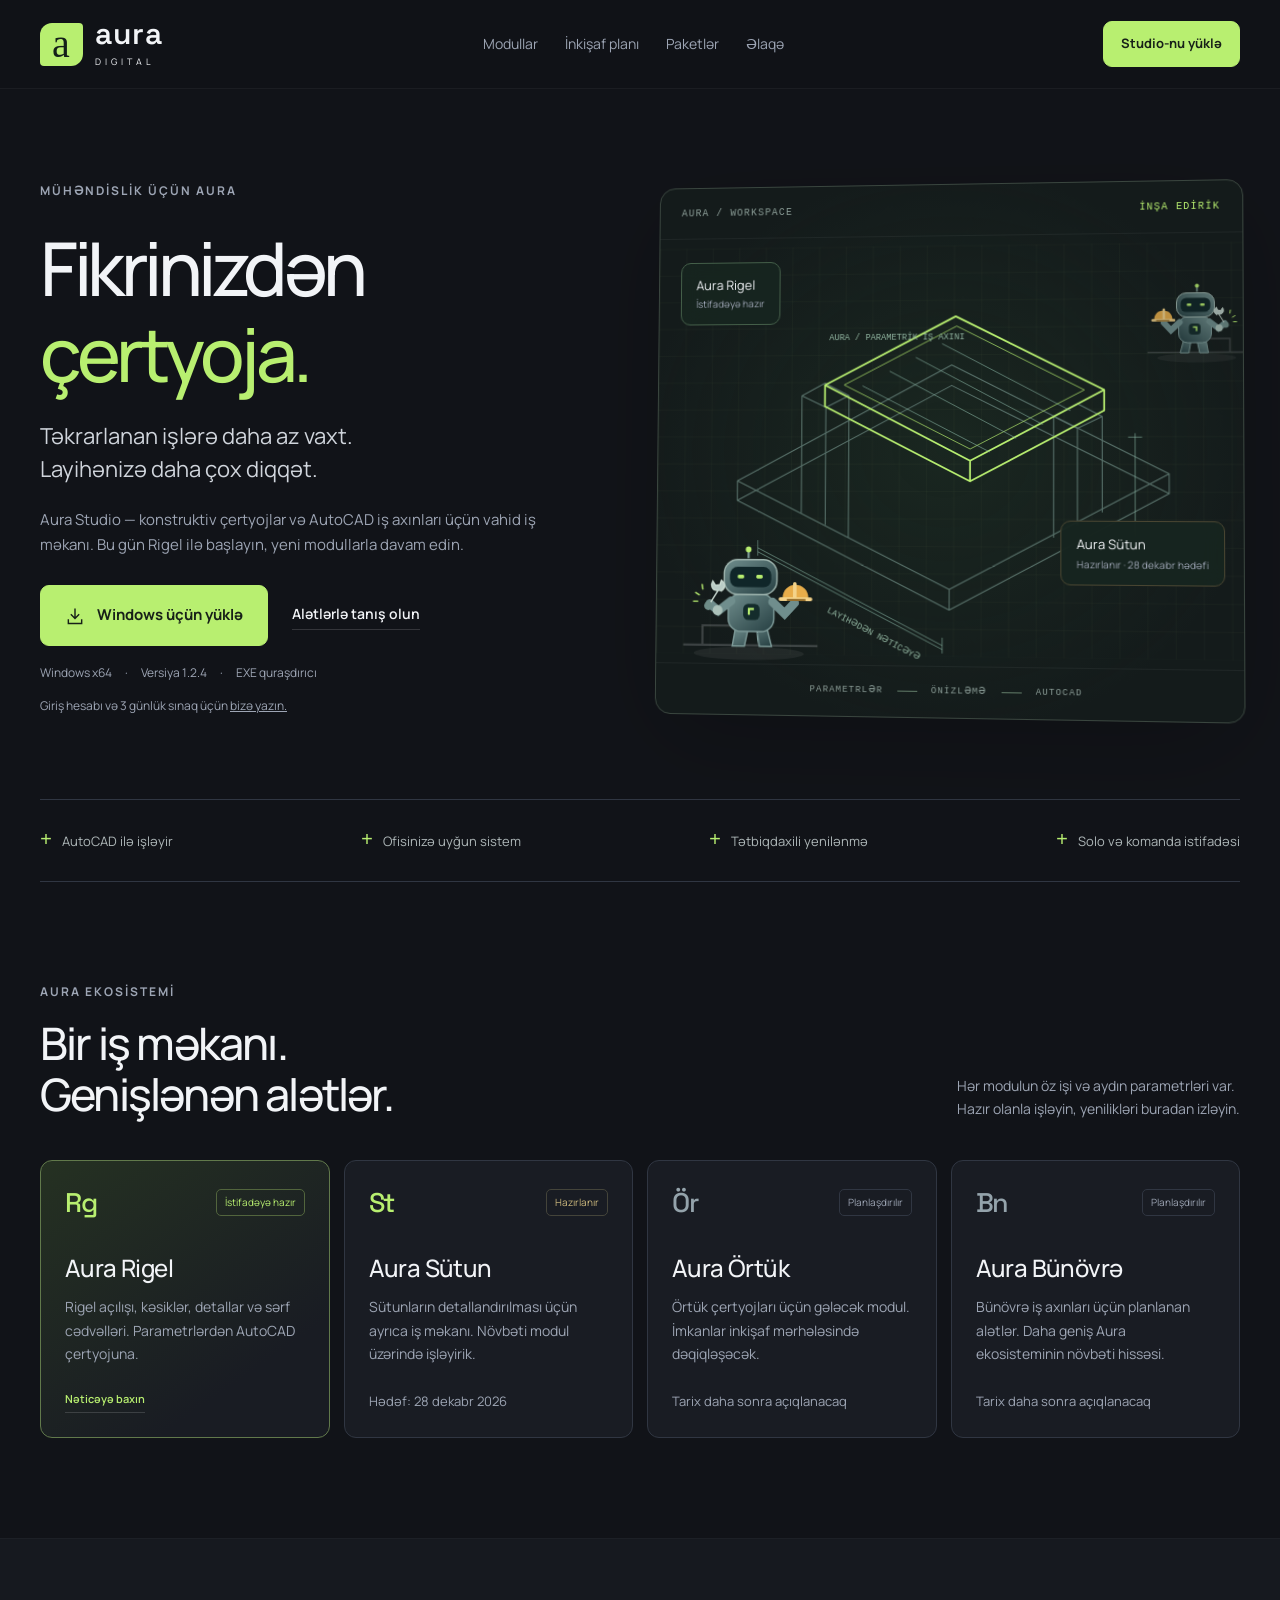
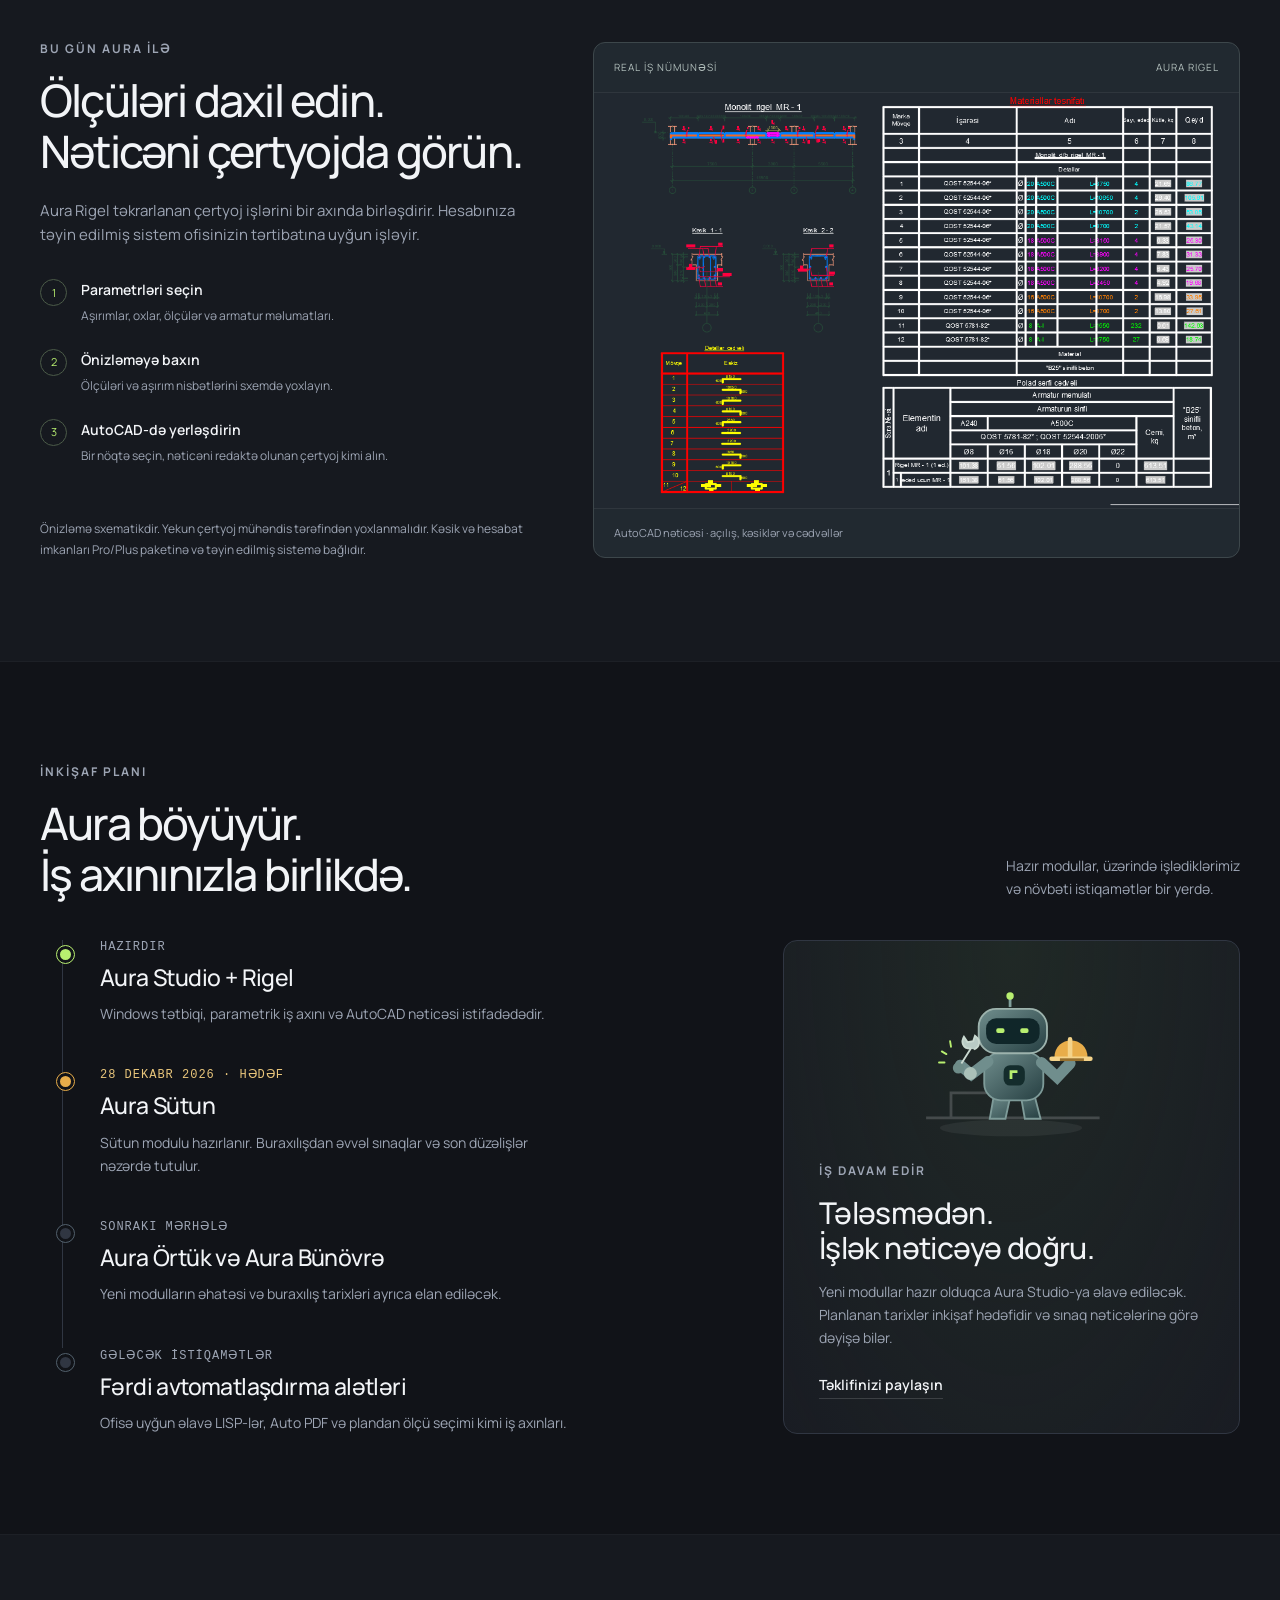
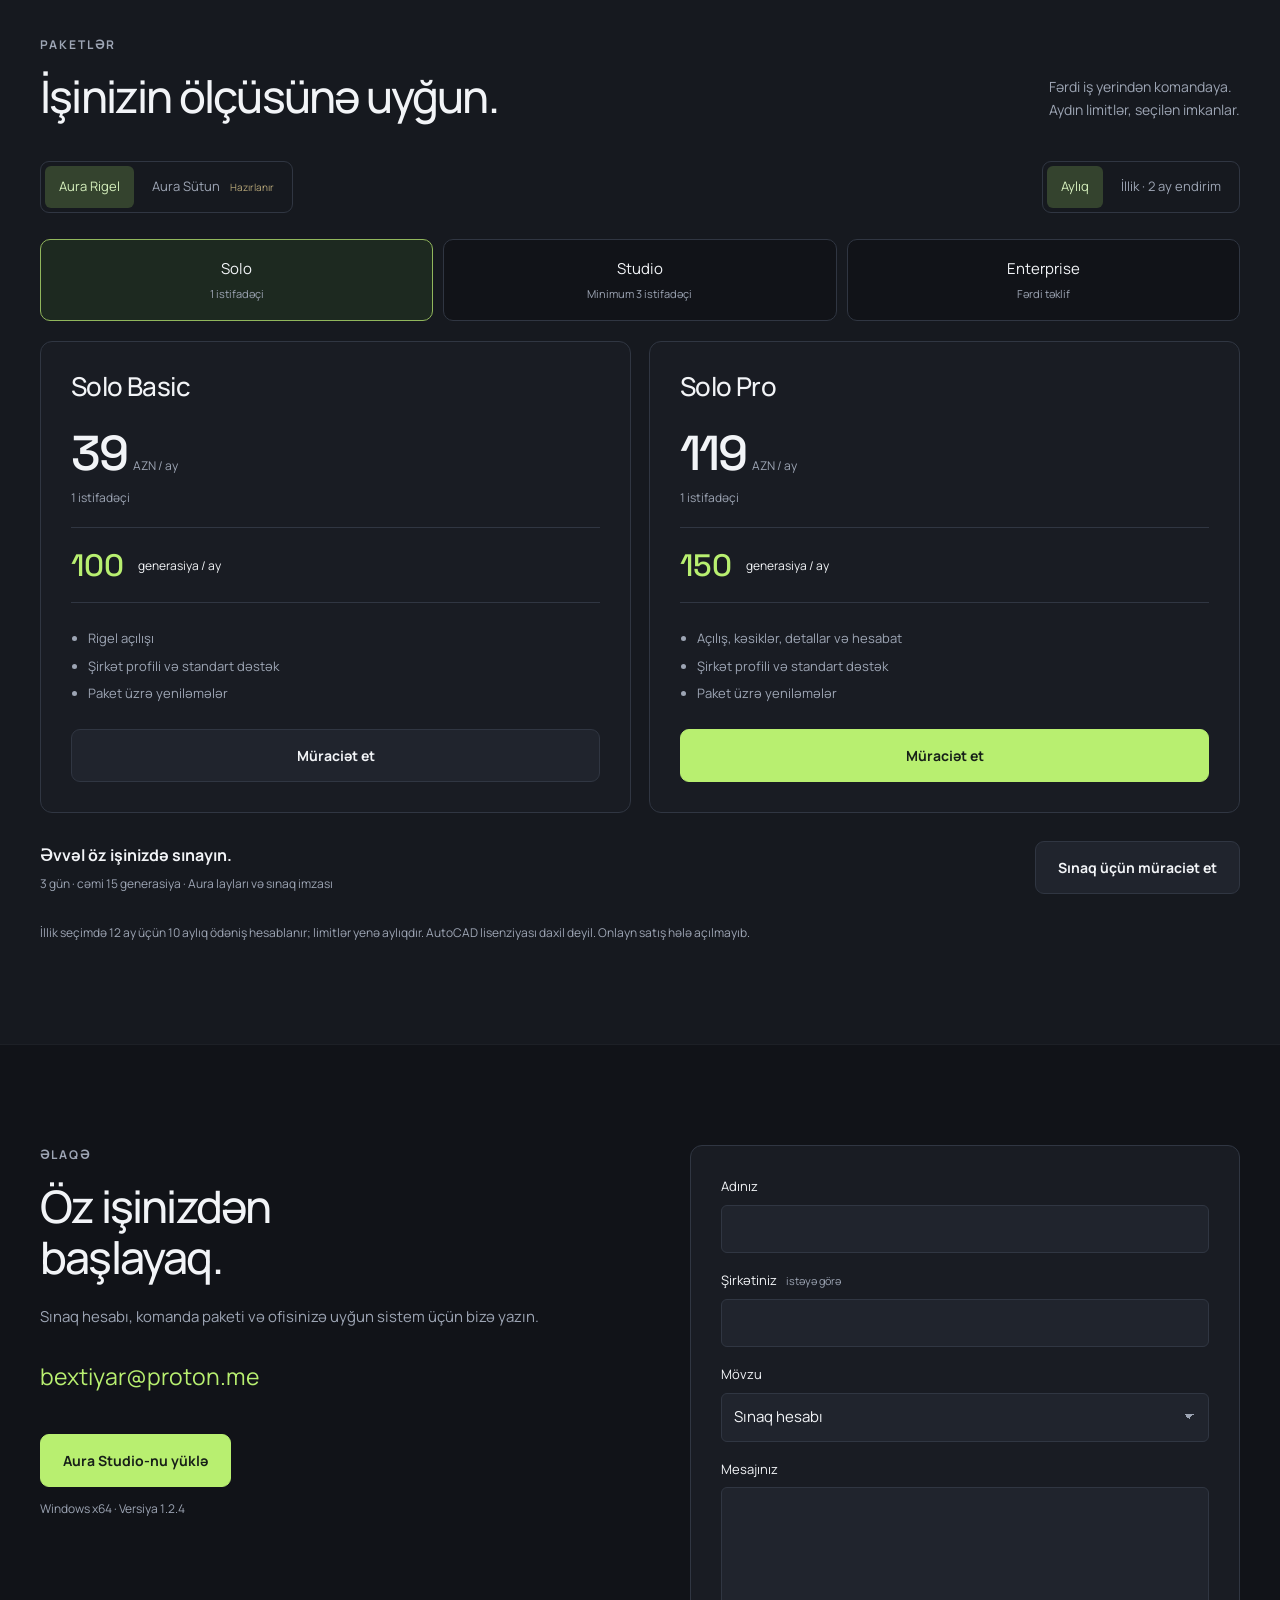
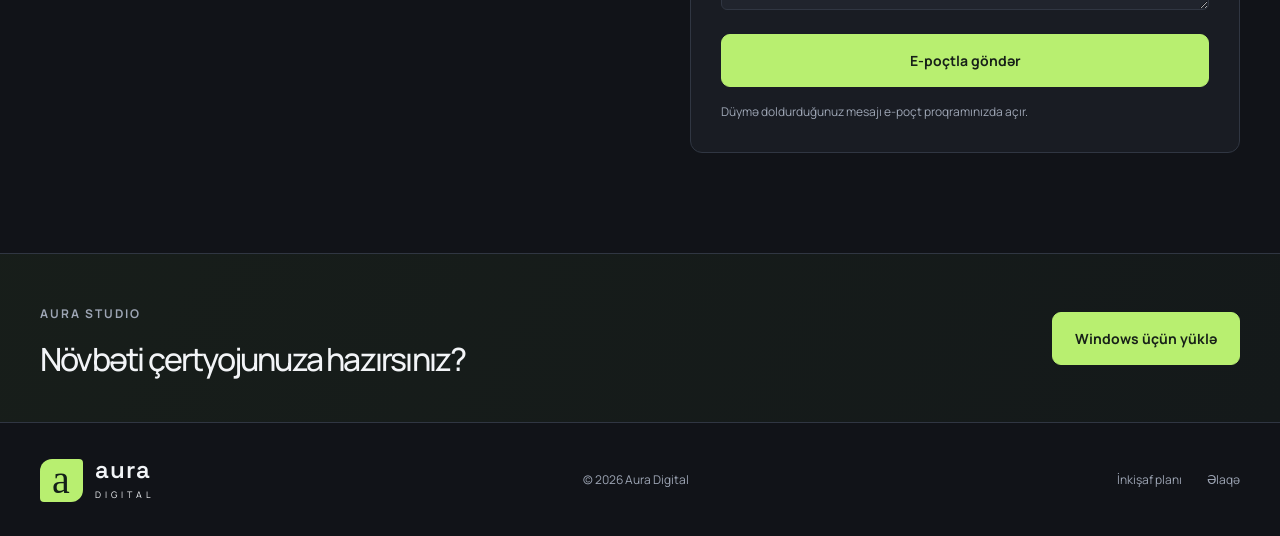
<file: index.html>
<!doctype html><html lang="az"><head><meta charset="utf-8"><meta name="viewport" content="width=device-width,initial-scale=1"><meta name="theme-color" content="#111318"><meta name="description" content="Aura Digital — AutoCAD və mühəndislik iş axınları üçün alətlər. Aura Studio-nu Windows üçün yükləyin, modullar və inkişaf planı ilə tanış olun."><title>Aura Digital — Fikrinizdən çertyoja.</title><link rel="stylesheet" href="assets/fonts/fonts.css"><link rel="stylesheet" href="assets/robot.css"><link rel="stylesheet" href="assets/site.css"></head><body>
<a class="skip" href="#main">Məzmuna keç</a><header><div class="wrap navrow"><a class="brand" href="#" aria-label="Aura Digital əsas səhifə"><span class="logo">a</span><span>aura<small>DIGITAL</small></span></a><nav aria-label="Əsas menyu"><a href="#modules">Modullar</a><a href="#roadmap">İnkişaf planı</a><a href="#plans">Paketlər</a><a href="#contact">Əlaqə</a></nav><a class="button primary small" data-download href="downloads/AuraStudioSetup-1.2.4.exe">Studio-nu yüklə</a></div></header>
<main id="main"><section class="hero wrap"><div><div class="eyebrow">MÜHƏNDİSLİK ÜÇÜN AURA</div><h1>Fikrinizdən<br><em>çertyoja.</em></h1><p class="lead">Təkrarlanan işlərə daha az vaxt.<br>Layihənizə daha çox diqqət.</p><p class="intro">Aura Studio — konstruktiv çertyojlar və AutoCAD iş axınları üçün vahid iş məkanı. Bu gün Rigel ilə başlayın, yeni modullarla davam edin.</p><div class="actions"><a class="button primary download-main" data-download href="downloads/AuraStudioSetup-1.2.4.exe"><svg viewBox="0 0 24 24" aria-hidden="true"><path d="M12 3v12m-5-5 5 5 5-5M4 16v5h16v-5"/></svg>Windows üçün yüklə</a><a class="text-link" href="#modules">Alətlərlə tanış olun</a></div><div class="download-meta">Windows x64 <i>·</i> <span data-version>Versiya 1.2.4</span> <i>·</i> EXE quraşdırıcı</div><p class="fine">Giriş hesabı və 3 günlük sınaq üçün <a href="#contact">bizə yazın.</a></p></div>
<div class="workshop"><div class="workshop-head"><span>AURA / WORKSPACE</span><span>İNŞA EDİRİK</span></div><div class="workshop-canvas"><svg class="structure" viewBox="0 0 600 420" role="img" aria-label="Rigel və sütunlardan ibarət konstruksiya sxemi"><defs><pattern id="grid" width="28" height="28" patternUnits="userSpaceOnUse"><path d="M28 0H0V28" fill="none" stroke="#b8ef70" stroke-opacity=".06"/></pattern></defs><rect width="600" height="420" fill="url(#grid)"/><g fill="none" stroke-linejoin="round"><g stroke="#58716a" stroke-width="1.1"><path d="M84 262 306 144 526 254 304 373ZM84 262v-20L306 123l220 111v20M304 373v-21M84 242l220 110 222-118"/><path d="M151 275V154l24-13 25 13v146M151 154l25 12 24-12m-24 12v121M410 299V176l24-13 25 13v97m-49-97 24 12 25-12m-25 12v98"/></g><g stroke="#b8ef70" stroke-width="1.8"><path d="M175 143 310 73l151 76-136 72zM175 143v22l150 77 136-72v-21m-136 72v21"/><path d="M195 143 311 83l130 66-116 60z" stroke-width=".7"/></g><g stroke="#89b5a4" opacity=".6"><path d="M214 144 345 212m-103-83 130 69m-103-83 130 69m-103-83 131 69M106 311l191 98m-191-106v16m191 82v16M106 315l191 98M492 193v115m-7-111h14m-14 105h14"/></g></g><g fill="#91b5a0" font-family="monospace" font-size="9"><text x="179" y="97">AURA / PARAMETRİK İŞ AXINI</text><text x="178" y="376" transform="rotate(27 178 376)">LAYİHƏDƏN NƏTİCƏYƏ</text></g></svg><div class="chip chip-ready">Aura Rigel <small>İstifadəyə hazır</small></div><div class="chip chip-building">Aura Sütun <small>Hazırlanır · 28 dekabr hədəfi</small></div><div class="robot hero-robot" data-robot></div><div class="robot helper-robot" data-robot></div></div><div class="workshop-foot">PARAMETRLƏR <i></i> ÖNİZLƏMƏ <i></i> AUTOCAD</div></div></section>
<div class="capabilities wrap"><span>AutoCAD ilə işləyir</span><span>Ofisinizə uyğun sistem</span><span>Tətbiqdaxili yenilənmə</span><span>Solo və komanda istifadəsi</span></div>
<section class="section wrap" id="modules"><div class="section-head"><div><div class="eyebrow">AURA EKOSİSTEMİ</div><h2>Bir iş məkanı.<br>Genişlənən alətlər.</h2></div><p>Hər modulun öz işi və aydın parametrləri var.<br>Hazır olanla işləyin, yenilikləri buradan izləyin.</p></div><div class="module-grid"><article class="module ready"><div class="module-top"><b>Rg</b><span class="state live">İstifadəyə hazır</span></div><h3>Aura Rigel</h3><p>Rigel açılışı, kəsiklər, detallar və sərf cədvəlləri. Parametrlərdən AutoCAD çertyojuna.</p><a class="text-link" href="#rigel">Nəticəyə baxın</a></article><article class="module"><div class="module-top"><b>St</b><span class="state">Hazırlanır</span></div><h3>Aura Sütun</h3><p>Sütunların detallandırılması üçün ayrıca iş məkanı. Növbəti modul üzərində işləyirik.</p><small>Hədəf: 28 dekabr 2026</small></article><article class="module future"><div class="module-top"><b>Ör</b><span class="state">Planlaşdırılır</span></div><h3>Aura Örtük</h3><p>Örtük çertyojları üçün gələcək modul. İmkanlar inkişaf mərhələsində dəqiqləşəcək.</p><small>Tarix daha sonra açıqlanacaq</small></article><article class="module future"><div class="module-top"><b>Bn</b><span class="state">Planlaşdırılır</span></div><h3>Aura Bünövrə</h3><p>Bünövrə iş axınları üçün planlanan alətlər. Daha geniş Aura ekosisteminin növbəti hissəsi.</p><small>Tarix daha sonra açıqlanacaq</small></article></div></section>
<section class="section tinted" id="rigel"><div class="wrap result-grid"><div><div class="eyebrow">BU GÜN AURA İLƏ</div><h2>Ölçüləri daxil edin.<br>Nəticəni çertyojda görün.</h2><p class="intro">Aura Rigel təkrarlanan çertyoj işlərini bir axında birləşdirir. Hesabınıza təyin edilmiş sistem ofisinizin tərtibatına uyğun işləyir.</p><ol class="workflow"><li><b>Parametrləri seçin</b><span>Aşırımlar, oxlar, ölçülər və armatur məlumatları.</span></li><li><b>Önizləməyə baxın</b><span>Ölçüləri və aşırım nisbətlərini sxemdə yoxlayın.</span></li><li><b>AutoCAD-də yerləşdirin</b><span>Bir nöqtə seçin, nəticəni redaktə olunan çertyoj kimi alın.</span></li></ol><p class="fine">Önizləmə sxematikdir. Yekun çertyoj mühəndis tərəfindən yoxlanmalıdır. Kəsik və hesabat imkanları Pro/Plus paketinə və təyin edilmiş sistemə bağlıdır.</p></div><figure><div class="figure-title">REAL İŞ NÜMUNƏSİ <span>AURA RIGEL</span></div><img src="assets/rigel-result.png" alt="Aura Rigel ilə AutoCAD-də hazırlanmış rigel açılışı, kəsiklər, detallar və sərf cədvəlləri" width="1069" height="688" loading="lazy"><figcaption>AutoCAD nəticəsi · açılış, kəsiklər və cədvəllər</figcaption></figure></div></section>
<section class="section wrap" id="roadmap"><div class="section-head"><div><div class="eyebrow">İNKİŞAF PLANI</div><h2>Aura böyüyür.<br>İş axınınızla birlikdə.</h2></div><p>Hazır modullar, üzərində işlədiklərimiz<br>və növbəti istiqamətlər bir yerdə.</p></div><div class="roadmap-grid"><div class="timeline"><article class="milestone complete"><small>HAZIRDIR</small><h3>Aura Studio + Rigel</h3><p>Windows tətbiqi, parametrik iş axını və AutoCAD nəticəsi istifadədədir.</p></article><article class="milestone current"><small>28 DEKABR 2026 · HƏDƏF</small><h3>Aura Sütun</h3><p>Sütun modulu hazırlanır. Buraxılışdan əvvəl sınaqlar və son düzəlişlər nəzərdə tutulur.</p></article><article class="milestone"><small>SONRAKI MƏRHƏLƏ</small><h3>Aura Örtük və Aura Bünövrə</h3><p>Yeni modulların əhatəsi və buraxılış tarixləri ayrıca elan ediləcək.</p></article><article class="milestone"><small>GƏLƏCƏK İSTİQAMƏTLƏR</small><h3>Fərdi avtomatlaşdırma alətləri</h3><p>Ofisə uyğun əlavə LISP-lər, Auto PDF və plandan ölçü seçimi kimi iş axınları.</p></article></div><aside class="building-note"><div class="robot roadmap-robot" data-robot></div><div class="eyebrow">İŞ DAVAM EDİR</div><h3>Tələsmədən.<br>İşlək nəticəyə doğru.</h3><p>Yeni modullar hazır olduqca Aura Studio-ya əlavə ediləcək. Planlanan tarixlər inkişaf hədəfidir və sınaq nəticələrinə görə dəyişə bilər.</p><a class="text-link" href="#contact">Təklifinizi paylaşın</a></aside></div></section>
<section class="section tinted" id="plans"><div class="wrap"><div class="section-head"><div><div class="eyebrow">PAKETLƏR</div><h2>İşinizin ölçüsünə uyğun.</h2></div><p>Fərdi iş yerindən komandaya.<br>Aydın limitlər, seçilən imkanlar.</p></div><div class="plan-controls"><div class="segmented" role="group" aria-label="Modul"><button data-module="rigel" aria-pressed="true">Aura Rigel</button><button data-module="column" aria-pressed="false">Aura Sütun <small>Hazırlanır</small></button></div><div class="segmented" role="group" aria-label="Ödəniş dövrü" id="cycleControls"><button data-cycle="month" aria-pressed="true">Aylıq</button><button data-cycle="year" aria-pressed="false">İllik · 2 ay endirim</button></div></div><div id="rigelPlans"><div class="plan-tabs" role="group" aria-label="İş məkanı"><button data-plan="solo" aria-pressed="true">Solo <span>1 istifadəçi</span></button><button data-plan="studio" aria-pressed="false">Studio <span>Minimum 3 istifadəçi</span></button><button data-plan="enterprise" aria-pressed="false">Enterprise <span>Fərdi təklif</span></button></div><div id="planCards"></div><div class="trial"><div><strong>Əvvəl öz işinizdə sınayın.</strong><span>3 gün · cəmi 15 generasiya · Aura layları və sınaq imzası</span></div><a class="button" href="#contact" data-subject="3 günlük sınaq">Sınaq üçün müraciət et</a></div><p class="fine">İllik seçimdə 12 ay üçün 10 aylıq ödəniş hesablanır; limitlər yenə aylıqdır. AutoCAD lisenziyası daxil deyil. Onlayn satış hələ açılmayıb.</p></div><div id="columnPlans" hidden><div class="blur-prices" aria-hidden="true">Solo · •• AZN<br>Studio · ••• AZN<br>Enterprise · Fərdi</div><div class="column-message"><span class="state">Hazırlanır</span><h3>Aura Sütun yoldadır.</h3><p>Modul hələ satışa açılmayıb. Qiymətlər və paket imkanları hazır olduqda paylaşılacaq.</p><a class="text-link" href="#roadmap">İnkişaf planına baxın</a></div></div></div></section>
<section class="section wrap contact-section" id="contact"><div><div class="eyebrow">ƏLAQƏ</div><h2>Öz işinizdən<br>başlayaq.</h2><p class="intro">Sınaq hesabı, komanda paketi və ofisinizə uyğun sistem üçün bizə yazın.</p><a class="contact-email" href="mailto:bextiyar@proton.me">bextiyar@proton.me</a><div class="contact-download"><a class="button primary" data-download href="downloads/AuraStudioSetup-1.2.4.exe">Aura Studio-nu yüklə</a><span>Windows x64 · <span data-version>Versiya 1.2.4</span></span></div></div><form id="contactForm"><label for="name">Adınız<input id="name" name="name" autocomplete="name" required maxlength="100"></label><label for="company">Şirkətiniz <small>istəyə görə</small><input id="company" name="company" autocomplete="organization" maxlength="150"></label><label for="subject">Mövzu<select id="subject" name="subject"><option>Sınaq hesabı</option><option>Paket seçimi</option><option>Şirkətə uyğun sistem</option><option>Təklif və əməkdaşlıq</option></select></label><label for="message">Mesajınız<textarea id="message" name="message" required maxlength="3000" rows="4"></textarea></label><button class="button primary" type="submit">E-poçtla göndər</button><p class="fine" id="formStatus" role="status">Düymə doldurduğunuz mesajı e-poçt proqramınızda açır.</p></form></section>
<section class="download-banner"><div class="wrap"><div><span class="eyebrow">AURA STUDIO</span><h2>Növbəti çertyojunuza hazırsınız?</h2></div><a class="button primary" data-download href="downloads/AuraStudioSetup-1.2.4.exe">Windows üçün yüklə</a></div></section></main><footer class="wrap"><a class="brand" href="#"><span class="logo">a</span><span>aura<small>DIGITAL</small></span></a><p>© 2026 Aura Digital</p><div><a href="#roadmap">İnkişaf planı</a><a href="mailto:bextiyar@proton.me">Əlaqə</a></div></footer><script src="assets/site.js"></script></body></html>
</file>
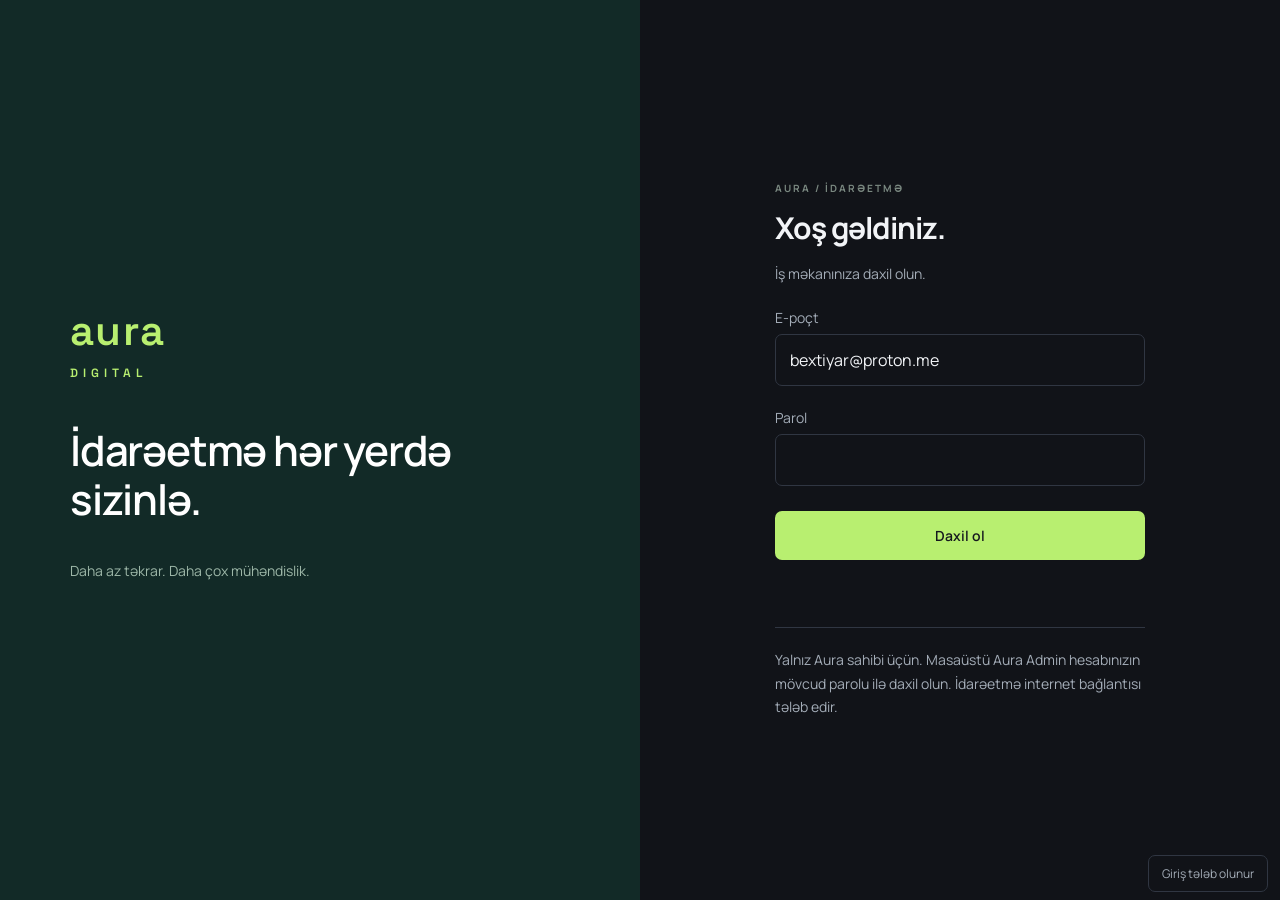
<file: admin/index.html>
<!doctype html><html lang="az"><head><meta charset="utf-8"><meta name="viewport" content="width=device-width,initial-scale=1"><title>Aura Admin · Veb idarəetmə</title><meta name="robots" content="noindex,nofollow"><meta name="referrer" content="no-referrer"><meta http-equiv="Content-Security-Policy" content="default-src 'self'; script-src 'self'; style-src 'self' 'unsafe-inline'; img-src 'self' data:; font-src 'self'; connect-src https://atiyisqbdrtrmpjtwakv.supabase.co; object-src 'none'; base-uri 'none'; form-action 'none'"><link rel="stylesheet" href="base.css?v=20261120c"><link rel="stylesheet" href="auth.css?v=20261120c"><link rel="stylesheet" href="admin.css?v=20261120c"><link rel="stylesheet" href="communications.css?v=20261120c"><link rel="stylesheet" href="web-admin.css?v=20261120c"><link rel="icon" href="icon.svg"></head><body class="auth-locked" data-mode="admin">
<div class="app"><aside class="side"><div class="logo"><div class="mark">a</div><div class="word">aura<small>ADMIN</small></div></div><div class="navlabel">İDARƏETMƏ</div><button class="nav active" data-admin-page="overview">Ümumi baxış</button><button class="nav" data-admin-page="users">Aktiv hesablar</button><button class="nav" data-admin-page="suspended">Dayandırılmış hesablar</button><button class="nav" data-admin-page="rigels">Rigellər</button><button class="nav" data-admin-page="devices">Cihazlar</button><button class="nav" data-admin-page="events">Bütün hadisələr</button><button class="nav" data-admin-page="releases">Yeniləmələr</button><div class="sidebottom"><div class="licenseMini"><strong>Aura Admin · Veb</strong>Yalnız internetlə işləyir.</div><button class="nav" id="adminPassword">Parolu dəyiş</button><button class="nav" id="adminLogout">Hesabdan çıx</button></div></aside>
<main class="main"><header class="topbar"><button class="btn light" id="menuToggle" aria-label="Menyunu aç" aria-expanded="false">☰</button><div class="crumb">Aura Admin / <b id="adminCrumb">Ümumi baxış</b></div><button class="btn light" id="adminRefresh">Yenilə</button></header><section class="content"><div class="intro"><div><div class="eyebrow">AURA DIGITAL / İDARƏETMƏ</div><h1 id="adminTitle">İş məkanınız, bir baxışda.</h1><p id="adminMessage">Serverdən məlumatlar alınır.</p></div><button class="btn lime" id="adminNewUser">Hesab yarat</button></div><div id="adminBody"></div></section></main></div>
<div class="auth-dialog" id="adminDialog" hidden></div><script src="web-bridge.js?v=20261120c"></script><script src="auth.js?v=20261120c"></script><script src="usage.js?v=20261120c"></script><script src="communications.js?v=20261120c"></script><script src="admin.js?v=20261120c"></script>

<script src="refinements.js?v=20261120c"></script><script src="web-admin.js?v=20261120c"></script>
</body></html>
</file>
<file: assets/fonts/fonts.css>
@font-face {
  font-family: 'Manrope';
  font-style: normal;
  font-weight: 400;
  font-display: swap;
  src: url(aura-font-1.woff2) format('truetype');
}
@font-face {
  font-family: 'Manrope';
  font-style: normal;
  font-weight: 500;
  font-display: swap;
  src: url(aura-font-2.woff2) format('truetype');
}
@font-face {
  font-family: 'Manrope';
  font-style: normal;
  font-weight: 600;
  font-display: swap;
  src: url(aura-font-3.woff2) format('truetype');
}
@font-face {
  font-family: 'Manrope';
  font-style: normal;
  font-weight: 700;
  font-display: swap;
  src: url(aura-font-4.woff2) format('truetype');
}
@font-face {
  font-family: 'Manrope';
  font-style: normal;
  font-weight: 800;
  font-display: swap;
  src: url(aura-font-5.woff2) format('truetype');
}
@font-face {
  font-family: 'Space Grotesk';
  font-style: normal;
  font-weight: 400;
  font-display: swap;
  src: url(aura-font-6.woff2) format('truetype');
}
@font-face {
  font-family: 'Space Grotesk';
  font-style: normal;
  font-weight: 500;
  font-display: swap;
  src: url(aura-font-7.woff2) format('truetype');
}
@font-face {
  font-family: 'Space Grotesk';
  font-style: normal;
  font-weight: 600;
  font-display: swap;
  src: url(aura-font-8.woff2) format('truetype');
}
@font-face {
  font-family: 'Space Grotesk';
  font-style: normal;
  font-weight: 700;
  font-display: swap;
  src: url(aura-font-9.woff2) format('truetype');
}
</file>
<file: assets/robot.css>
.aura-tool-list{display:grid!important;grid-template-columns:1fr!important;gap:16px}.aura-tool-list>.card{min-height:155px!important;padding:26px 28px}.aura-tool-list>.card p{min-height:0;max-width:650px;font-size:12px}.aura-column-card{display:flex;align-items:center;justify-content:space-between;overflow:hidden;background:var(--bg)!important}.aura-coming-label{display:inline-flex;align-items:center;gap:7px;font-size:10px;letter-spacing:.8px;color:var(--muted);margin-bottom:12px}.aura-coming-label i{width:6px;height:6px;border-radius:50%;background:#e8ad4a;box-shadow:0 0 12px #e8ad4a44}.aura-coming-note{font-size:11px;color:var(--muted)}.aura-robot-scene{flex:0 0 240px;height:165px;color:var(--ink);background:radial-gradient(ellipse,var(--soft, #35c98a12),transparent 70%)}.aura-builder{width:100%;height:100%;overflow:visible}.builder-tool-arm{transform-origin:106px 101px;animation:bot-work 2s ease-in-out infinite}.builder-head{transform-origin:130px 87px;animation:bot-look 8s ease-in-out infinite}.builder-eyes{animation:bot-blink 5s infinite}.builder-helmet-arm{transform-origin:164px 103px;animation:bot-helmet 8s ease-in-out infinite}.builder-sparks{animation:bot-sparks 2s infinite}.builder-body{animation:bot-breathe 4s ease-in-out infinite;transform-origin:130px 164px}@keyframes bot-work{0%,100%{transform:rotate(5deg)}50%{transform:rotate(-12deg)}}@keyframes bot-look{0%,44%,100%{transform:rotate(-7deg)}59%,79%{transform:rotate(8deg)}}@keyframes bot-blink{0%,43%,47%,100%{opacity:1}45%{opacity:.15}}@keyframes bot-helmet{0%,44%,92%,100%{transform:rotate(0)}60%,78%{transform:rotate(-91deg)}}@keyframes bot-sparks{0%,35%,65%,100%{opacity:0}45%,55%{opacity:.8}}@keyframes bot-breathe{50%{transform:translateY(-2px)}}
@media(prefers-reduced-motion:reduce){.aura-builder *{animation:none!important}}
</file>
<file: assets/site.css>
:root{--bg:#111318;--panel:#191c23;--ink:#f2f4f7;--muted:#9da5b4;--line:#303642;--green:#b8ef70;--soft:#24302b;color-scheme:dark}*{box-sizing:border-box}html{scroll-behavior:smooth;scroll-padding-top:105px}body{margin:0;background:var(--bg);color:var(--ink);font:16px/1.65 Manrope,'Segoe UI',sans-serif}a{color:inherit;text-decoration:none}button,input,textarea,select{font:inherit}button{cursor:pointer}button:focus-visible,a:focus-visible,input:focus-visible,select:focus-visible,textarea:focus-visible{outline:2px solid var(--green);outline-offset:5px}[hidden]{display:none!important}::selection{background:#b8ef7040}.wrap{max-width:1260px;width:calc(100% - 80px);margin-inline:auto}.skip{position:fixed;top:-100px;background:var(--green);color:#111;padding:12px;z-index:20}.skip:focus{top:10px}header{border-bottom:1px solid #ffffff0c;background:#111318ed;position:sticky;top:0;z-index:10;backdrop-filter:blur(18px)}.navrow{display:flex;align-items:center;justify-content:space-between;gap:24px;min-height:88px}.brand{display:flex;gap:12px;align-items:center;font:600 30px/1 'Space Grotesk',sans-serif;letter-spacing:1px}.brand .logo{background:var(--green);color:#142019;border-radius:12px 4px 12px 4px;display:grid;place-items:center;width:43px;height:43px;font:40px/1 Georgia,serif}.brand small{display:block;font:9px/1.5 Manrope,sans-serif;letter-spacing:4px;margin-top:6px}nav{display:flex;gap:27px;font-size:14px;color:var(--muted)}nav a:hover,.text-link:hover{color:var(--green)}.button{display:inline-flex;align-items:center;justify-content:center;gap:12px;border:1px solid var(--line);background:#20242d;color:var(--ink);padding:14px 22px;border-radius:9px;font-size:14px;font-weight:700;transition:background .2s,transform .2s}.button:hover{background:#303642;transform:translateY(-2px)}.button.primary{background:var(--green);color:#172018;border-color:var(--green)}.button.primary:hover{background:#ccf99c}.button.small{font-size:13px;padding:11px 17px}.hero{display:grid;grid-template-columns:1fr 1.04fr;align-items:center;gap:44px;min-height:710px;padding-block:74px 64px}.eyebrow{font-size:12px;font-weight:700;letter-spacing:2px;color:var(--muted)}h1,h2,h3,p{margin:0}h1,h2,h3{line-height:1.15;font-weight:500}h1{font-size:clamp(60px,5.8vw,84px);letter-spacing:-4.5px;margin:24px 0}h1 em{color:var(--green);font-style:normal}.lead{font-size:22px;color:#d0d5dc;line-height:1.5}.intro{color:var(--muted);font-size:15px;max-width:500px;margin:22px 0 28px}.actions{display:flex;align-items:center;gap:24px;flex-wrap:wrap}.download-main{padding:17px 24px;font-size:15px}.download-main svg{width:20px;height:20px;stroke:currentColor;fill:none;stroke-width:1.7}.text-link{font-size:14px;font-weight:600;border-bottom:1px solid #ffffff25;padding-bottom:4px}.download-meta{display:flex;gap:13px;flex-wrap:wrap;margin:17px 0 12px;font-size:12px;color:var(--muted)}.download-meta i{font-style:normal}.fine{font-size:12px;color:var(--muted);line-height:1.8}.fine a{text-decoration:underline}.workshop{border:1px solid #3a463f;border-radius:16px;background:radial-gradient(ellipse at center,#243d2a55,transparent 75%),#141b1b;box-shadow:0 25px 100px #0003;transform:perspective(1400px) rotateY(-5deg) rotateX(2deg);overflow:hidden}.workshop-head,.workshop-foot{display:flex;align-items:center;justify-content:space-between;font:10px/1.5 monospace;letter-spacing:1.2px;color:#8c9e98;padding:18px 22px;border-bottom:1px solid #ffffff0c}.workshop-head span:last-child{color:var(--green)}.workshop-canvas{position:relative;height:430px}.structure{width:100%;height:100%}.workshop-foot{border-top:1px solid #ffffff0c;border-bottom:0;justify-content:center;gap:14px;font-size:9px}.workshop-foot i{height:1px;width:20px;background:#617b68}.chip{position:absolute;font-size:13px;background:#17251fe8;border:1px solid #45604a;padding:12px 15px;border-radius:10px;backdrop-filter:blur(10px)}.chip small{display:block;font-size:10px;color:var(--muted)}.chip-ready{top:24px;left:22px}.chip-building{right:18px;bottom:81px;border-color:#4a4632}.robot{color:var(--ink);width:190px;height:155px}.robot svg{height:100%;width:100%}.hero-robot{position:absolute;left:0;bottom:-8px;width:190px;height:150px}.helper-robot{position:absolute;right:-20px;top:30px;width:130px;height:110px;transform:scaleX(-1);opacity:.8}.helper-robot .builder-body{animation-delay:-1s}.capabilities{display:flex;justify-content:space-between;gap:20px;border-block:1px solid var(--line);padding-block:24px;color:#aeb7b8;font-size:13px}.capabilities span:before{content:'+';color:var(--green);font-family:monospace;font-size:20px;margin-right:10px}.section{padding-block:100px}.section-head{display:flex;justify-content:space-between;align-items:flex-end;gap:30px;margin-bottom:40px}h2{font-size:clamp(32px,3.5vw,47px);letter-spacing:-1.8px;margin-top:15px}.section-head>p{color:var(--muted);font-size:14px;max-width:360px}.module-grid{display:grid;grid-template-columns:repeat(4,1fr);gap:14px}.module{border:1px solid var(--line);border-radius:12px;padding:24px;background:var(--panel);display:flex;flex-direction:column;align-items:flex-start}.module.ready{border-color:#61794b;background:linear-gradient(145deg,#253122,#191c23 75%)}.module-top{display:flex;align-items:center;justify-content:space-between;gap:10px;width:100%;margin-bottom:34px}.module-top>b{font:500 27px 'Space Grotesk',sans-serif;color:var(--green);letter-spacing:-1.5px}.future .module-top>b{color:#94a3ab}.state{font-size:10px;padding:4px 8px;border:1px solid #44443a;border-radius:5px;color:#ccb87d;white-space:nowrap}.state.live{color:var(--green);border-color:#52653d}.future .state{color:var(--muted);border-color:var(--line)}h3{font-size:24px;letter-spacing:-.6px}.module p{font-size:13px;color:var(--muted);margin:14px 0 25px}.module>small,.module>.text-link{margin-top:auto;font-size:11px;color:var(--muted)}.module>.text-link{color:var(--green)}.tinted{background:#16191f;border-block:1px solid #ffffff08}.result-grid{display:grid;grid-template-columns:.87fr 1.13fr;align-items:center;gap:55px}.workflow{padding:0;list-style:none;counter-reset:flow;margin:30px 0}.workflow li{position:relative;padding:0 0 22px 41px;counter-increment:flow}.workflow li:before{content:counter(flow);position:absolute;left:0;top:1px;width:25px;height:25px;border:1px solid #4b5b48;color:var(--green);border-radius:50%;display:grid;place-items:center;font-size:11px}.workflow b{display:block;font-size:14px;font-weight:600}.workflow span{display:block;color:var(--muted);font-size:12px;margin-top:5px}figure{margin:0;background:#212930;border:1px solid #3d474b;border-radius:12px;overflow:hidden}.figure-title{display:flex;justify-content:space-between;padding:16px 20px;color:#b2bfbc;font-size:10px;letter-spacing:1px;border-bottom:1px solid #ffffff10}figure img{width:100%;height:auto;display:block}figcaption{font-size:11px;color:var(--muted);padding:15px 20px;border-top:1px solid #ffffff10}.roadmap-grid{display:grid;grid-template-columns:1.45fr 1fr;gap:80px}.timeline{padding-left:22px}.milestone{border-left:1px solid var(--line);padding:0 0 42px 37px;position:relative}.milestone:last-child{border-color:transparent;padding-bottom:0}.milestone:before{content:'';position:absolute;left:-6px;top:6px;width:11px;height:11px;background:#303642;border:3px solid var(--bg);outline:1px solid #52606c;border-radius:50%}.complete:before{background:var(--green);outline-color:var(--green)}.current:before{background:#e8ad4a;outline-color:#e8ad4a}.milestone>small{display:block;font:11px monospace;letter-spacing:1px;color:var(--muted);margin-bottom:10px}.current>small{color:#e8c57b}.milestone h3{font-size:23px}.milestone p{color:var(--muted);font-size:13px;max-width:470px;margin-top:12px}.building-note{align-self:center;padding:25px 35px 35px;background:radial-gradient(ellipse at top,#324b2d44,transparent),var(--panel);border:1px solid var(--line);border-radius:14px}.roadmap-robot{margin:0 auto 15px;width:240px;height:180px}.building-note h3{font-size:30px;margin:15px 0}.building-note p{font-size:13px;color:var(--muted);margin-bottom:22px}.plan-controls{display:flex;justify-content:space-between;gap:15px;flex-wrap:wrap;margin-bottom:26px}.segmented{display:flex;border:1px solid var(--line);padding:4px;border-radius:9px;gap:4px}.segmented button{border:0;border-radius:6px;background:transparent;color:var(--muted);padding:10px 14px;font-size:13px}.segmented button[aria-pressed=true]{background:#34432e;color:#d5efbc}.segmented small{font-size:10px;margin-left:7px;color:#b7a779}.plan-tabs{display:grid;grid-template-columns:repeat(3,1fr);gap:10px;margin-bottom:20px}.plan-tabs button{padding:17px;border:1px solid var(--line);border-radius:10px;background:var(--bg);color:var(--ink);font-size:15px}.plan-tabs span{display:block;color:var(--muted);font-size:11px;margin-top:3px}.plan-tabs button[aria-pressed=true]{border-color:#91b65c;background:#1d2920}.plan-pair{display:grid;grid-template-columns:1fr 1fr;gap:18px}.price-card{padding:30px;border:1px solid var(--line);border-radius:12px;background:var(--panel);display:flex;flex-direction:column}.price-card h3{font-size:26px}.amount{font:500 49px 'Space Grotesk',sans-serif;letter-spacing:-2px;margin-top:20px}.amount small{font:12px Manrope,sans-serif;color:var(--muted);letter-spacing:0;margin-left:6px}.seat{font-size:12px;color:var(--muted);margin:4px 0 20px}.quota{padding:17px 0;border-block:1px solid var(--line);display:flex;gap:14px;align-items:center}.quota b{font:500 31px 'Space Grotesk',sans-serif;color:var(--green)}.quota span{font-size:12px}.price-card ul{padding-left:17px;color:var(--muted);font-size:13px;line-height:2.1;margin:22px 0}.extra{font-size:12px;border-top:1px solid var(--line);padding-top:15px;margin-bottom:20px;color:#cbd4c7}.price-card .button{margin-top:auto}.enterprise-box{padding:36px;border:1px solid var(--line);border-radius:12px;background:var(--panel);display:flex;align-items:center;justify-content:space-between;gap:30px}.enterprise-box p{color:var(--muted);max-width:600px;font-size:14px;margin:15px 0}.trial{display:flex;justify-content:space-between;align-items:center;gap:25px;padding:28px 0}.trial strong,.trial span{display:block}.trial span{font-size:12px;color:var(--muted);margin-top:5px}#columnPlans{min-height:300px;position:relative;border:1px solid var(--line);border-radius:12px;overflow:hidden}.blur-prices{filter:blur(9px);opacity:.22;text-align:center;padding:40px;font:40px 'Space Grotesk',sans-serif;line-height:1.9;user-select:none}.column-message{position:absolute;inset:0;padding:30px;display:flex;flex-direction:column;align-items:center;justify-content:center;text-align:center;background:#16191f80}.column-message h3{font-size:30px;margin-top:18px}.column-message p{font-size:14px;color:var(--muted);max-width:480px;margin:16px 0}.contact-section{display:grid;grid-template-columns:1fr 1fr;gap:100px}.contact-email{font-size:clamp(17px,2vw,23px);color:var(--green)}.contact-download{display:flex;flex-direction:column;align-items:flex-start;gap:12px;margin-top:38px}.contact-download>span{font-size:12px;color:var(--muted)}form{padding:30px;background:var(--panel);border:1px solid var(--line);border-radius:12px}label{display:block;font-size:13px;margin-bottom:17px}label small{color:var(--muted);margin-left:6px}input,textarea,select{width:100%;border:1px solid var(--line);border-radius:6px;background:#20242d;padding:11px 12px;color:var(--ink);margin-top:7px;font-size:15px}textarea{resize:vertical}select{appearance:none;background-image:linear-gradient(45deg,transparent 50%,#9da5b4 50%),linear-gradient(135deg,#9da5b4 50%,transparent 50%);background-position:calc(100% - 19px) 20px,calc(100% - 14px) 20px;background-size:5px 5px;background-repeat:no-repeat;padding-right:32px}form>.button{width:100%}form>.fine{margin-top:14px}.download-banner{border-block:1px solid var(--line);padding-block:45px;background:linear-gradient(120deg,#24331e55,#14191a)}.download-banner>.wrap{display:flex;justify-content:space-between;align-items:center;gap:30px}.download-banner h2{font-size:32px}footer{display:flex;align-items:center;justify-content:space-between;gap:30px;padding-block:35px}footer .brand{font-size:24px}footer .logo{height:35px;width:35px;font-size:32px}footer p,footer>div{font-size:12px;color:var(--muted)}footer>div{display:flex;gap:25px}
@media(max-width:1050px){.wrap{width:calc(100% - 48px)}nav{gap:17px;font-size:12px}.hero{gap:25px}.actions{gap:15px}.workshop-canvas{height:370px}.chip{font-size:11px;padding:9px 11px}.module-grid{grid-template-columns:repeat(2,1fr)}.result-grid{gap:30px}.roadmap-grid,.contact-section{gap:45px}h1{letter-spacing:-3px}.lead{font-size:19px}}@media(max-width:760px){.navrow{min-height:75px;flex-wrap:wrap;padding-block:15px;gap:15px}.brand{font-size:25px}.brand .logo{width:36px;height:36px;font-size:33px}nav{order:3;width:100%;justify-content:space-between}.button.small{font-size:11px}.hero{grid-template-columns:1fr;padding-block:45px;gap:40px}.hero h1{font-size:67px}.workshop{transform:none;max-width:580px;width:100%;margin:auto}.workshop-canvas{height:380px}.capabilities{display:grid;grid-template-columns:1fr 1fr;font-size:11px;gap:15px}.section{padding-block:64px}.section-head{display:block}.section-head>p{margin-top:20px}.module{padding:20px}.module-top{flex-wrap:wrap;margin-bottom:20px}.result-grid,.roadmap-grid,.contact-section{grid-template-columns:1fr;gap:35px}.plan-controls{align-items:flex-start;flex-direction:column}.segmented button{font-size:12px;padding:10px 12px}.plan-tabs button{padding:12px 5px;font-size:13px}.plan-tabs span{font-size:10px}.price-card{padding:24px}.enterprise-box,.trial,.download-banner>.wrap{align-items:flex-start;flex-direction:column}.contact-download{margin-top:25px}footer{flex-wrap:wrap}footer>div{width:100%}.download-banner h2{font-size:29px}}@media(max-width:480px){.wrap{width:calc(100% - 36px)}.module-grid,.plan-pair{grid-template-columns:1fr}.hero h1{font-size:59px}.workshop-canvas{height:300px}.workshop-head{font-size:8px;padding:14px}.chip-ready{top:15px;left:12px}.chip-building{right:12px;bottom:65px}.hero-robot{width:155px;height:125px}.helper-robot{width:105px;height:85px}.workshop-foot{font-size:8px;gap:9px;padding:15px}.download-meta{gap:9px;font-size:11px}.module p{font-size:14px}.module-top{flex-wrap:nowrap}.module>small{font-size:12px}.figure-title{font-size:8px}.plan-tabs{gap:6px}.contact-email{font-size:20px}form{padding:22px}.button{font-size:13px}.section-head h2{font-size:35px}.timeline{padding-left:8px}.milestone{padding-left:25px}.building-note{padding:22px}}@media(prefers-reduced-motion:reduce){html{scroll-behavior:auto}*,*:before,*:after{animation:none!important;transition:none!important}.workshop{transform:none}}
.module>small{font-size:13px}.milestone>small{font-size:12px}.module p,.milestone p,.building-note p{font-size:14px}
</file>
<file: admin/base.css>
@import url('fonts/fonts.css');
:root{--bg:#f4f5f2;--ink:#182b29;--muted:#798582;--line:#e0e5df;--green:#b8ef70;--dark:#122a27}*{box-sizing:border-box}body{margin:0;background:var(--bg);color:var(--ink);font:14px Manrope,Segoe UI,sans-serif}button,input,select{font:inherit}button{cursor:pointer;border:0;transition:background .18s,transform .18s}button:active{transform:translateY(1px)}button:disabled{cursor:not-allowed;opacity:.55}button,input,select{outline-offset:4px}.app{display:flex;min-height:100vh}.side{width:232px;background:var(--dark);color:#c0cfca;padding:34px 22px;position:fixed;inset:0 auto 0 0;display:flex;flex-direction:column;z-index:5}.logo{display:flex;align-items:center;gap:12px;color:white}.mark{width:39px;height:39px;display:grid;place-items:center;font:32px 'Space Grotesk',sans-serif;background:var(--green);color:var(--dark);border-radius:12px 3px 12px 3px}.word{font:600 26px 'Space Grotesk',sans-serif;letter-spacing:2px}.word small{display:block;font:9px Manrope;letter-spacing:4.5px;margin-top:1px}.navlabel{font-size:10px;letter-spacing:1.7px;color:#72908a;margin:48px 12px 13px}.nav{background:none;color:#b1c4bd;display:flex;gap:12px;align-items:center;width:100%;padding:13px 14px;border-radius:8px;text-align:left;margin:5px 0;font-size:13px}.nav.active{background:#27413a;color:var(--green)}.nav svg{width:18px;height:18px;fill:none;stroke:currentColor;stroke-width:1.5}.sidebottom{margin-top:auto}.licenseMini{border:1px solid #355047;padding:16px;border-radius:10px;margin-top:35px;font-size:11px;color:#97b0a5}.licenseMini strong{display:block;color:white;font-size:13px;margin:8px 0}.dot{display:inline-block;width:6px;height:6px;border-radius:50%;background:var(--green);margin-right:6px}.user{border-top:1px solid #345047;margin-top:24px;padding-top:20px;display:flex;gap:10px;align-items:center}.avatar{width:33px;height:33px;background:#365148;border-radius:50%;display:grid;place-items:center;color:#d6e6de;font-size:11px;flex-shrink:0}.user small{display:block;color:#8ca399;font-size:10px;margin-top:3px}.main{margin-left:232px;width:calc(100% - 232px)}.topbar{height:83px;border-bottom:1px solid var(--line);display:flex;align-items:center;justify-content:space-between;padding:0 44px;background:#fbfcf9}.crumb{font-size:12px;color:#80908a}.crumb b{color:#233d32;font-weight:600}.badge{font-size:10px;letter-spacing:.5px;border:1px solid #dce4d8;border-radius:5px;padding:6px 9px;background:#f5f8ef;color:#5a7350}.content{padding:37px 44px 24px;max-width:1700px;margin:auto}.eyebrow{font-size:10px;letter-spacing:2px;color:#7a8880;font-weight:700}.intro{display:flex;align-items:flex-end;justify-content:space-between;margin-bottom:27px}h1{font-size:32px;font-weight:600;letter-spacing:-1.2px;margin:7px 0 7px}p{line-height:1.7;color:var(--muted)}.intro p{margin:0;font-size:12px}.btn{padding:12px 20px;border-radius:7px;background:var(--dark);color:white;font-weight:600;font-size:12px;display:inline-flex;align-items:center;justify-content:center;gap:12px}.btn.light{background:white;border:1px solid var(--line);color:var(--ink)}.btn.lime{background:var(--green);color:var(--dark)}.hero{background:var(--dark);border-radius:15px;color:white;display:grid;grid-template-columns:1.1fr 1fr;overflow:hidden;min-height:265px;position:relative}.heroText{padding:33px 36px;z-index:1}.hero .eyebrow{color:var(--green)}.hero h2{font-size:34px;line-height:1.22;font-weight:500;letter-spacing:-1.1px;margin:16px 0 12px}.hero p{font-size:12px;color:#abc0b6;max-width:340px;margin-bottom:22px}.heroArt{background:radial-gradient(ellipse at center,#284d3c,transparent 70%);display:grid;place-items:center;position:relative}.heroArt:after{content:'PRECISION IN EVERY DETAIL';position:absolute;bottom:20px;right:25px;font:9px monospace;letter-spacing:2px;color:#7d9a88}.heroArt svg{width:100%;height:250px}.sectionhead{display:flex;justify-content:space-between;align-items:center;margin:28px 0 15px}.sectionhead h2{font-size:17px;margin:0}.sectionhead small{color:#849187;font-size:11px}.cards{display:grid;grid-template-columns:repeat(4,1fr);gap:15px}.card{background:#fff;border:1px solid var(--line);border-radius:12px;padding:20px;min-height:202px;position:relative}.card.live{border-color:#afc69d;box-shadow:0 4px 20px #172d2010}.cardicon{width:44px;height:44px;background:#f0f4ea;border-radius:10px;display:grid;place-items:center;margin-bottom:22px}.cardicon svg{width:27px;height:27px;stroke:#45674f;fill:none;stroke-width:1.2}.card .tag{position:absolute;right:15px;top:23px;font-size:9px;color:#668950;background:#eff6e7;padding:4px 7px;border-radius:4px}.card h3{font:600 20px 'Space Grotesk',sans-serif;margin:0 0 7px}.card p{font-size:11px;margin:0 0 16px;min-height:36px}.card button{font-size:11px;color:var(--ink);background:none;padding:0;font-weight:700}.card.muted{background:#f8f9f6}.card.muted .tag{background:#eceedf;color:#89917e}.lower{display:grid;grid-template-columns:1.35fr 1fr;gap:20px;margin-top:25px}.box{border:1px solid var(--line);background:#fff;border-radius:11px;padding:22px}.box h3{font-size:13px;margin:0 0 18px}.stepRow{display:flex;gap:16px}.step{flex:1;font-size:11px;color:#829084;line-height:1.7}.step span{display:block;color:#9ca890;font:20px 'Space Grotesk';margin-bottom:10px}.step b{display:block;color:#344a3d;margin-bottom:4px}.profile{display:flex;align-items:center;gap:12px;padding:12px;background:#f6f8f2;border-radius:8px}.profile .avatar{background:#e5eedb;color:#4f6542}.profile strong{font-size:12px}.profile small{display:block;color:#8a9685;margin-top:3px;font-size:10px}.swatches{display:flex;gap:5px;margin-left:auto}.swatches i{width:12px;height:12px;border-radius:3px;background:#e2b14c}.swatches i:nth-child(2){background:#6f9e8a}.swatches i:nth-child(3){background:#b46964}.foot{margin-top:24px;display:flex;justify-content:space-between;color:#8d978d;font-size:10px;line-height:1.6}.view[hidden]{display:none!important}.studio{padding:25px 30px}.studioIntro{display:flex;justify-content:space-between;align-items:center;margin-bottom:23px}.studioIntro h1{font-size:27px}.studioIntro p{font-size:11px;margin:0}.studioGrid{display:grid;grid-template-columns:350px minmax(0,1fr);gap:20px}.formPanel{background:white;border:1px solid var(--line);border-radius:12px;overflow:hidden;align-self:start}.paneltop{padding:20px 21px 14px;display:flex;align-items:center;justify-content:space-between}.paneltop h3{font-size:13px;margin:0}.paneltop small{font-size:9px;color:#7e9076}.tabs{display:flex;padding:0 16px;gap:6px;border-bottom:1px solid var(--line)}.tab{background:none;padding:12px 8px;color:#8a9688;font-size:11px;border-bottom:2px solid transparent}.tab.active{color:#365e37;border-color:#83a45b;font-weight:700}.fields{padding:20px}.fieldGrid{display:grid;grid-template-columns:1fr 1fr;gap:15px 12px}.field.full{grid-column:1/-1}.field label{font-size:10px;color:#74816f;display:block;margin-bottom:7px}.inputwrap{position:relative}.inputwrap input,.field select{width:100%;border:1px solid #dce3d8;border-radius:6px;padding:10px;background:#fcfdfb;color:#23382a;font-size:13px;height:39px}.inputwrap input{padding-right:32px}.inputwrap small{position:absolute;right:10px;top:13px;font-size:9px;color:#a0aa99;pointer-events:none}.field input:focus{outline:2px solid #b8d89c;border-color:transparent}.fieldTitle{font-size:10px;letter-spacing:1.4px;color:#9aa58e;border-bottom:1px solid #edf0e8;padding-bottom:10px;margin:4px 0 0}.hint{font-size:10px;color:#8b9684;line-height:1.7;margin:16px 0 0;padding:11px;background:#f6f8f2;border-radius:5px}.formbottom{padding:17px 20px;border-top:1px solid var(--line)}.formbottom .btn{width:100%}.formbottom .btn.light{margin-bottom:9px;font-size:10px}.canvasPanel{border-radius:12px;overflow:hidden;border:1px solid #dce3d7;background:#fff;display:flex;flex-direction:column;min-height:600px}.canvashead{display:flex;align-items:center;justify-content:space-between;padding:17px 20px;font-size:11px;border-bottom:1px solid var(--line)}.canvashead strong{font-size:12px}.tiny{font:10px monospace;color:#829476}.drawing{background-color:#132923;background-image:linear-gradient(#adc49108 1px,transparent 1px),linear-gradient(90deg,#adc49108 1px,transparent 1px);background-size:22px 22px;position:relative;flex:1;min-height:390px;display:flex;align-items:center;overflow:hidden}.drawing svg{width:100%;height:auto;min-height:300px}.canvasLabel{position:absolute;top:20px;left:21px;color:#a9bdab;font-size:9px;letter-spacing:1.5px}.canvasLabel:before{content:'';display:inline-block;width:5px;height:5px;border-radius:50%;background:#b8ef70;margin-right:7px}.canvasTools{position:absolute;top:15px;right:15px;display:flex;gap:5px;z-index:2}.canvasTools button{background:#294136;color:#b3c6b2;border:1px solid #3a5140;width:27px;height:27px;border-radius:4px}.drawbottom{position:absolute;bottom:17px;left:20px;right:20px;color:#7f9c88;font:9px monospace;display:flex;justify-content:space-between}.summary{display:grid;grid-template-columns:repeat(3,1fr);padding:19px 22px;gap:15px}.summary div{border-right:1px solid var(--line);padding-right:10px}.summary div:last-child{border:0}.summary small{display:block;color:#8c9885;font-size:9px;margin-bottom:7px}.summary strong{font:500 19px 'Space Grotesk'}.summary em{display:block;font-size:9px;color:#99a28e;font-style:normal;margin-top:5px}.statusline{padding:12px 20px;border-top:1px solid var(--line);font-size:10px;color:#75846d;background:#fcfdf9;display:flex;gap:8px;align-items:center}.statusline i{height:5px;width:5px;background:#7caa4b;border-radius:50%;flex-shrink:0}.notice{border:1px solid #e1e5d9;border-radius:7px;padding:12px 15px;color:#8d977e;font-size:10px;margin-top:15px;line-height:1.6}.toast{position:fixed;bottom:28px;left:50%;transform:translateX(-50%) translateY(100px);opacity:0;background:#e6f2d4;border:1px solid #b6d08c;color:#304c29;padding:15px 23px;border-radius:9px;box-shadow:0 8px 40px #0002;z-index:30;transition:.3s;max-width:90%;font-size:12px;pointer-events:none}.toast.show{transform:translateX(-50%) translateY(0);opacity:1}.drawcursor{cursor:crosshair}.modalShade{position:fixed;inset:0;background:#10281f77;backdrop-filter:blur(7px);z-index:20;display:grid;place-items:center;padding:20px}.modalShade[hidden]{display:none}.modal{background:#fbfcf8;border-radius:17px;padding:32px;width:510px;max-width:100%;max-height:90vh;overflow:auto;box-shadow:0 30px 100px #0003}.modal h2{font-size:25px;margin:14px 0 9px}.modal p{font-size:12px}.licenseData{display:grid;grid-template-columns:1fr 1fr;gap:20px;margin:24px 0;padding:20px;background:#f0f4e8;border-radius:9px}.licenseData small{display:block;font-size:10px;color:#899578;margin-bottom:6px}.licenseData b{font-size:12px}.modalactions{display:flex;justify-content:flex-end;gap:9px}.progress{display:flex;gap:7px;align-items:center;color:#809377;font-size:10px}.progress b{display:inline-grid;place-items:center;width:19px;height:19px;background:#e5eddb;border-radius:50%;color:#6f8853;font-size:9px}.progress i{width:20px;height:1px;background:#ccd6c0}.progress .current{background:#203f2c;color:#c1ec94}@media(min-width:1550px){.studioGrid{grid-template-columns:390px minmax(0,1fr)}.canvasPanel{min-height:660px}.drawing{min-height:450px}.content{padding-top:48px}.hero{min-height:300px}.heroText{padding:39px}.heroArt svg{height:280px}}@media(max-width:1150px){.side{width:190px;padding:28px 15px}.main{margin-left:190px;width:calc(100% - 190px)}.content{padding:26px}.topbar{padding:0 26px}.studio{padding:22px}.studioGrid{grid-template-columns:310px minmax(0,1fr)}.cards{gap:9px}.card{padding:16px}.hero h2{font-size:29px}.heroText{padding:27px}.progress{display:none}}@media(max-width:850px){.side{width:74px;padding:24px 13px}.word,.navlabel,.nav span,.licenseMini,.user>div:not(.avatar){display:none}.nav{padding:13px;justify-content:center}.logo{justify-content:center}.main{margin-left:74px;width:calc(100% - 74px)}.cards{grid-template-columns:1fr 1fr}.studioGrid{grid-template-columns:1fr}.hero{grid-template-columns:1fr}.heroArt{display:none}.lower{grid-template-columns:1fr}.studioIntro{align-items:flex-start}.intro h1{font-size:26px}.intro>.badge{display:none}.foot{gap:20px}.canvasPanel{min-height:500px}.topbar{height:65px}}@media(prefers-reduced-motion:reduce){*{transition:none!important}}

:root{--surface:#fff;--soft:#f6f8f2;--head:#fbfcf9;--secondary:#74816f}html[data-theme=dark]{color-scheme:dark;--bg:#101c19;--ink:#e0e9df;--muted:#a1b0a4;--line:#34453a;--surface:#1b2b24;--soft:#24362c;--head:#17271f;--secondary:#a4b49d}html[data-theme=dark] .topbar{background:var(--head)}html[data-theme=dark] .crumb b,html[data-theme=dark] .step b{color:var(--ink)}html[data-theme=dark] :is(.card,.box,.formPanel,.canvasPanel,.btn.light,.modal){background:var(--surface);color:var(--ink)}html[data-theme=dark] :is(.card.muted,.profile,.hint,.licenseData,.statusline){background:var(--soft)}html[data-theme=dark] :is(.field input,.field select,.settingSelect,.profileInput){background:#14231c;color:var(--ink);border-color:var(--line)}html[data-theme=dark] :is(.field label,.tab,.hint,.notice,.foot,.card p,.step){color:#a4b49d}html[data-theme=dark] .badge,html[data-theme=dark] .card .tag{background:#283b2b;color:#c2d5ac;border-color:#405538}html[data-theme=dark] .tab.active{color:var(--green)}html[data-theme=dark] .card button{color:var(--ink)}.pageheading{margin-bottom:28px}.pageheading h1{margin-top:9px}.pageheading p{font-size:12px;max-width:650px}.pageGrid{display:grid;grid-template-columns:minmax(0,1.55fr) minmax(250px,1fr);gap:22px;align-items:start}.stack{display:grid;gap:20px}.pageCard{border:1px solid var(--line);border-radius:13px;background:var(--surface);padding:26px}.pageCard h2{font-size:16px;margin:0 0 8px}.pageCard p{font-size:12px}.cardHeading{display:flex;justify-content:space-between;align-items:center;gap:15px;margin-bottom:20px}.cardHeading h2{margin:0}.settingRow{padding:19px 0;border-bottom:1px solid var(--line);display:flex;gap:20px;justify-content:space-between;align-items:center}.settingRow:last-child{border-bottom:0;padding-bottom:0}.settingRow strong{font-size:12px;display:block}.settingRow small{display:block;color:var(--muted);font-size:11px;line-height:1.7;margin-top:6px;max-width:380px}.switch{position:relative;display:inline-flex;flex-shrink:0}.switch input{position:absolute;opacity:0;width:100%;height:100%;margin:0;cursor:pointer;z-index:1}.switch span{display:block;width:39px;height:23px;border-radius:20px;background:#c8d0c0;position:relative;transition:.2s}.switch span:after{content:'';position:absolute;width:17px;height:17px;border-radius:50%;background:#fff;top:3px;left:3px;transition:.2s}.switch input:checked+span{background:#80ab54}.switch input:checked+span:after{transform:translateX(16px)}.switch input:focus-visible+span{outline:2px solid #82a15b;outline-offset:4px}.switch input:disabled+span{opacity:.45}.themeOptions{display:grid;grid-template-columns:repeat(3,1fr);gap:12px;margin-top:22px}.themeChoice{border:1px solid var(--line);border-radius:9px;padding:12px;background:var(--surface);color:var(--ink);text-align:left;font-size:11px}.themeChoice[aria-pressed=true]{border-color:#85ac59;box-shadow:0 0 0 2px #88b35122}.themePicture{height:68px;background:#eef2e7;border-radius:5px;margin-bottom:12px;display:flex;gap:6px;padding:8px;border:1px solid #d7dfcf}.themePicture:before{content:'';width:23%;background:#233e2d;border-radius:3px}.themePicture:after{content:'';background:linear-gradient(#b8d193 0 25%,transparent 25% 40%,#fff 40%);border-radius:3px;flex:1}.themePicture.night{background:#10241a;border-color:#314735}.themePicture.night:after{background:linear-gradient(#405c34 0 25%,transparent 25% 40%,#233c2b 40%)}.themePicture.auto{background:linear-gradient(90deg,#eef2e7 50%,#10241a 50%)}.settingSelect,.profileInput{border:1px solid var(--line);border-radius:6px;padding:10px 12px;background:var(--head);color:var(--ink);font-size:12px;max-width:100%}.settingSelect{min-width:150px}.profileFields{display:grid;grid-template-columns:1fr 1fr;gap:20px;margin-top:22px}.profileFields label{font-size:11px;color:var(--secondary);display:block}.profileInput{width:100%;margin-top:8px}.profileFields .full{grid-column:1/-1}.colorChip{width:12px;height:12px;border-radius:3px;background:#b8ef70;display:inline-block;margin-right:7px}.licenseHero{padding:27px;border-radius:12px;color:#fff;background:radial-gradient(at top right,#40633a,transparent 65%),#153022}.licenseHero h2{font:500 30px 'Space Grotesk';margin:17px 0 5px}.licenseHero p{color:#b0c5a8;font-size:12px}.licenseHero code{display:inline-block;margin-top:14px;color:#cee7b8;font-size:12px;padding:10px 13px;border:1px solid #4d6543;border-radius:6px;letter-spacing:1px}.metricRow{display:grid;grid-template-columns:repeat(3,1fr);gap:15px;padding:22px 0}.metricRow small{display:block;font-size:10px;color:var(--muted);margin-bottom:8px}.metricRow strong{font-size:15px}.device{display:flex;gap:12px;align-items:center;padding:17px 0;border-top:1px solid var(--line)}.device .avatar{border-radius:8px;background:var(--soft);color:var(--ink)}.device small{font-size:10px;color:var(--muted);display:block;margin-top:5px}.device strong{font-size:12px}.device button{margin-left:auto}.termsLayout{display:grid;grid-template-columns:190px minmax(0,1fr);gap:26px;align-items:start}.termsIndex{position:sticky;top:20px;display:grid;gap:5px}.termsIndex a{font-size:11px;text-decoration:none;color:var(--muted);padding:11px 12px;border-left:2px solid var(--line)}.termsIndex a:hover{color:var(--ink);border-color:#8eb25e}.legalSection{scroll-margin-top:20px;padding:0 0 22px;border-bottom:1px solid var(--line);margin-bottom:24px}.legalSection h2{font-size:17px;margin:0 0 17px}.clause{display:grid;grid-template-columns:33px 1fr;gap:12px;margin:13px 0;font-size:12px;line-height:1.85}.clause b{color:#83a35e;font:500 12px 'Space Grotesk';padding-top:3px}.clause p{margin:0;font-size:12px;color:var(--secondary)}.legalBanner{background:var(--soft);border:1px solid var(--line);border-radius:9px;padding:17px 20px;font-size:11px;color:var(--secondary);line-height:1.8;margin-bottom:25px}.legalBanner a{color:inherit}.tag2{display:inline-block;font-size:9px;border:1px solid var(--line);border-radius:4px;padding:4px 7px;color:var(--muted)}.savedNote{font-size:11px;color:var(--muted);line-height:1.7}.accentOptions{display:flex;gap:9px}.accentChoice{width:24px;height:24px;border-radius:50%;border:3px solid var(--surface);outline:1px solid var(--line)}.accentChoice[aria-pressed=true]{outline:2px solid #829273}.sectionFoot{display:flex;gap:10px;align-items:center;justify-content:space-between;margin-top:20px}.pageCard a{color:inherit}.smallLink{font-size:11px;background:none;color:var(--ink);padding:0;text-decoration:underline;text-underline-offset:4px}body.compact .settingRow{padding:12px 0}body.compact .pageCard{padding:20px}body.reduceMotion *,body.reduceMotion *:before,body.reduceMotion *:after{transition:none!important;scroll-behavior:auto!important}.profilePreview{padding:22px;background:#142b22;border-radius:9px;color:#b8d99d;margin-top:20px;font:12px monospace;line-height:2.4}.settingsNote{font-size:11px;color:var(--muted);line-height:1.8;margin-top:16px}@media(max-width:1100px){.pageGrid{grid-template-columns:1fr}.termsLayout{grid-template-columns:1fr}.termsIndex{position:static;display:flex;flex-wrap:wrap;gap:3px}.termsIndex a{border-left:0;border-bottom:1px solid var(--line)}}@media(max-width:600px){.themeOptions{gap:5px}.themeChoice{padding:8px}.profileFields{grid-template-columns:1fr}.settingRow{gap:10px}.settingSelect{min-width:115px}.content{padding:23px 16px}.cardHeading{align-items:flex-start}.metricRow{gap:8px}.metricRow strong{font-size:12px}}

.side{padding-top:25px}.navlabel{margin-top:30px}.side .nav{padding-top:11px;padding-bottom:11px}.sidebottom .licenseMini{margin-top:16px}.sidebottom .user{margin-top:16px;padding-top:15px}.accountButton{border:0;background:none;color:inherit;text-align:left;width:100%;cursor:pointer}.billingHero{background:radial-gradient(ellipse at top right,#426944,transparent 70%),#153022;color:#fff;padding:30px;border-radius:13px;display:flex;align-items:center;justify-content:space-between;gap:20px}.billingHero h2{font:500 28px 'Space Grotesk';margin:12px 0}.billingHero p{color:#b1c5a9;font-size:12px;margin:0}.billingHero .eyebrow{color:#c2e5a8}.billingHero strong{font:500 39px 'Space Grotesk';white-space:nowrap}.billingHero strong small{font:11px Manrope;color:#afc4a6}.billingBar{display:flex;align-items:center;justify-content:space-between;gap:16px;margin:25px 0}.segmented{display:inline-flex;background:var(--soft);padding:4px;border:1px solid var(--line);border-radius:8px;gap:4px}.segmented button{background:none;color:var(--muted);border-radius:5px;padding:9px 15px;font-size:11px}.segmented button[aria-pressed=true]{background:var(--surface);color:var(--ink);box-shadow:0 2px 6px #0001}.priceGrid{display:grid;grid-template-columns:repeat(3,1fr);gap:17px}.priceCard{background:var(--surface);border:1px solid var(--line);padding:25px;border-radius:12px;display:flex;flex-direction:column;position:relative}.priceCard.featured{border-color:#91b66b;box-shadow:0 5px 28px #75a75112}.priceCard h2{font:500 23px 'Space Grotesk';margin:14px 0 8px}.priceCard p{font-size:11px;min-height:38px}.priceCard .price{font:500 35px 'Space Grotesk';margin:17px 0 8px;letter-spacing:-1px}.priceCard .price small{font:11px Manrope;letter-spacing:0;color:var(--muted)}.priceCard .annualTotal{font-size:10px;color:var(--muted);min-height:30px}.features{list-style:none;padding:0;margin:22px 0;flex:1}.features li{font-size:11px;line-height:1.8;margin:10px 0;color:var(--secondary);display:flex;gap:9px}.features li:before{content:'✓';color:#86a75b}.priceCard .btn{width:100%}.recommended{position:absolute;top:14px;right:15px;font-size:9px;color:#718e50;letter-spacing:.6px}.tableScroll{overflow:auto}.dataTable{width:100%;border-collapse:collapse;text-align:left;font-size:11px;white-space:nowrap}.dataTable th{font-size:9px;letter-spacing:1px;color:var(--muted);font-weight:600;padding:13px 12px;border-bottom:1px solid var(--line)}.dataTable td{padding:17px 12px;border-bottom:1px solid var(--line)}.dataTable tr:last-child td{border-bottom:0}.stateTag{font-size:9px;border-radius:4px;padding:5px 7px;background:#eaf4dd;color:#638244;display:inline-block}.stateTag.pending{background:#f5eddb;color:#a08042}.stateTag.off{background:var(--soft);color:var(--muted)}html[data-theme=dark] .stateTag{background:#2a4029;color:#b2cf91}html[data-theme=dark] .stateTag.pending{background:#403824;color:#d8ba77}.actionLink{background:none;color:var(--ink);font-size:11px;padding:4px;text-decoration:underline;text-underline-offset:4px}.paymentCard{background:linear-gradient(120deg,#254637,#142c22);border:1px solid #466443;border-radius:12px;padding:24px;color:#e2eed4;max-width:350px;aspect-ratio:1.72;display:flex;flex-direction:column;justify-content:space-between}.paymentCard .numbers{font:19px 'Space Grotesk';letter-spacing:2px}.paymentCard .caption{font-size:9px;letter-spacing:1.3px;color:#a6bc99}.checkoutLayout{display:grid;grid-template-columns:1.3fr 1fr;gap:22px}.orderLine{display:flex;justify-content:space-between;gap:15px;margin:14px 0;font-size:12px;color:var(--secondary)}.orderLine.total{padding-top:20px;border-top:1px solid var(--line);color:var(--ink);font-size:18px}.orderSummary{position:sticky;top:20px}.orderDisclaimer{font-size:10px;color:var(--muted);line-height:1.8;margin-top:15px}.paymentOption{display:flex;align-items:flex-start;gap:11px;border:1px solid var(--line);padding:16px;border-radius:8px;margin:12px 0;cursor:pointer;font-size:12px}.paymentOption:has(input:checked){border-color:#93b66b;background:var(--soft)}.paymentOption small{display:block;color:var(--muted);font-size:10px;line-height:1.7;margin-top:5px}.paymentOption input{accent-color:#82a65a;margin-top:3px}.checkoutField{display:grid;gap:7px;margin-top:20px;font-size:11px;color:var(--secondary)}.checkoutField input,.checkoutField select,.checkoutField textarea{border:1px solid var(--line);border-radius:6px;padding:11px;background:var(--head);color:var(--ink);font:12px Manrope,Segoe UI,sans-serif;width:100%}.checkoutField textarea{min-height:95px;resize:vertical}.accountGrid{display:grid;grid-template-columns:1fr 1fr;gap:18px}.accountGrid .full{grid-column:1/-1}.accountHeader{display:flex;align-items:center;gap:17px;margin-bottom:24px}.accountHeader .avatar{height:57px;width:57px;border-radius:16px;background:var(--soft);font:22px 'Space Grotesk';color:var(--ink)}.accountHeader h2{font-size:19px;margin:0 0 5px}.accountHeader p{font-size:11px;margin:0}.successCircle{width:64px;height:64px;border-radius:50%;display:grid;place-items:center;background:#e0efcb;color:#648744;font-size:30px;margin:0 auto 22px}.emptyState{padding:45px 20px;text-align:center;color:var(--muted);font-size:12px}.helpCards{display:grid;grid-template-columns:repeat(3,1fr);gap:16px}.helpCards .pageCard{padding:22px}.helpCards p{font-size:11px}details.faq{padding:18px 0;border-bottom:1px solid var(--line);font-size:12px}details.faq summary{cursor:pointer;font-weight:600}details.faq p{font-size:11px;line-height:1.9;margin-bottom:0}.demoStrip{display:flex;align-items:center;gap:10px;background:var(--soft);border:1px solid var(--line);border-radius:8px;padding:12px 16px;color:var(--muted);font-size:10px;line-height:1.8;margin-top:20px}.subTabs{display:flex;gap:22px;border-bottom:1px solid var(--line);margin-bottom:25px;overflow:auto}.subTabs button{white-space:nowrap;background:none;color:var(--muted);font-size:12px;padding:12px 0;border-bottom:2px solid transparent}.subTabs button.active{color:var(--ink);border-color:#86a859}.billingPane[hidden]{display:none}.seatsControl{display:flex;gap:10px;align-items:center}.seatsControl input{width:75px;text-align:center}.alertBox{padding:17px;border:1px solid #d2bb85;border-radius:8px;background:#f5efdf;color:#92733e;font-size:11px;line-height:1.8}html[data-theme=dark] .alertBox{background:#393323;color:#d7bd84;border-color:#5c5030}.titleActions{display:flex;align-items:center;justify-content:space-between;gap:15px}.titleActions p{margin-bottom:0}.billingPane .pageCard{margin-top:20px}.supportStatus{font-size:11px;line-height:1.7;color:var(--muted)}@media(max-width:1150px){.priceGrid{gap:10px}.priceCard{padding:18px}.checkoutLayout{grid-template-columns:1fr}.orderSummary{position:static}.billingHero strong{font-size:30px}}@media(max-width:850px){.priceGrid,.helpCards{grid-template-columns:1fr}.priceCard p{min-height:0}.accountGrid{grid-template-columns:1fr}.billingHero{align-items:flex-start;flex-direction:column}.billingBar{flex-wrap:wrap}.side .user{padding-top:12px}.side .accountButton{padding-left:0;padding-right:0}}@media(max-height:850px) and (min-width:851px){.side{padding:18px 18px;overflow-y:auto}.navlabel{margin:20px 12px 9px}.side .nav{padding:9px 12px;margin:3px 0;font-size:12px}.sidebottom .licenseMini{padding:12px;font-size:10px}.sidebottom .user{margin-top:12px}.side .navlabel[style]{margin-top:15px!important}}
</file>
<file: admin/auth.css>
body.auth-locked>.app{display:none!important}body:not(.auth-locked)>#authGate{display:none}#authGate{min-height:100vh;display:grid;grid-template-columns:1fr 1fr;background:var(--bg,#f4f5f2)}.auth-brand{background:#122a27;padding:70px;display:flex;flex-direction:column;justify-content:center;color:#fff}.auth-brand .auth-logo{font:600 42px 'Space Grotesk',sans-serif;letter-spacing:2px;color:#b8ef70}.auth-brand h1{font-size:46px;max-width:500px;line-height:1.18;margin:45px 0 20px}.auth-brand p{color:#9db7a8;max-width:400px;font-size:14px}.auth-content{display:flex;justify-content:center;align-items:center;padding:45px}.auth-box{width:100%;max-width:370px}.auth-box h2{font-size:30px;letter-spacing:-1px;margin:12px 0}.auth-box p{font-size:12px}.auth-box label{display:block;font-size:12px;color:var(--muted,#738573);margin:22px 0 7px}.auth-box input{width:100%;padding:14px;border:1px solid var(--line,#dce3d8);border-radius:7px;background:var(--bg,#fff);color:var(--ink,#182b29);font:inherit}.auth-box .btn{width:100%;margin-top:25px;padding:15px}.auth-error{min-height:22px;margin-top:17px;font-size:12px;color:#a34d42}.auth-note{border-top:1px solid var(--line,#dce3d8);margin-top:28px;padding-top:20px;color:var(--muted);font-size:11px;line-height:1.7}.auth-status{position:fixed;bottom:18px;right:20px;z-index:15;background:var(--bg,#f4f5f2);border:1px solid var(--line,#dce3d8);padding:9px 13px;border-radius:7px;font-size:10px;color:var(--muted,#71826f)}.auth-dialog{position:fixed;inset:0;z-index:100;background:#10281f88;display:grid;place-items:center;padding:24px;backdrop-filter:blur(7px)}.auth-dialog[hidden]{display:none}.auth-dialog-box{background:var(--bg,#fafbf7);color:var(--ink,#182b29);border-radius:16px;padding:30px;width:460px;max-width:100%;max-height:90vh;overflow:auto}.auth-dialog-box h2{margin-top:0}.auth-dialog-box p{font-size:12px}.auth-dialog-box label{display:block;font-size:12px;margin:16px 0 6px}.auth-dialog-box input{width:100%;padding:12px;border:1px solid var(--line,#dce3d8);border-radius:6px;background:var(--bg,#fff);color:var(--ink,#182b29)}.auth-dialog-box .sectionFoot{display:flex;gap:10px;margin-top:22px;flex-wrap:wrap}@media(max-width:900px){#authGate{grid-template-columns:1fr}.auth-brand{display:none}}
</file>
<file: admin/admin.css>
.admin-metrics{display:grid;grid-template-columns:repeat(4,1fr);gap:16px;margin-bottom:24px}.admin-metric{padding:22px;background:white;border:1px solid var(--line);border-radius:12px}.admin-metric small{display:block;color:var(--muted);font-size:11px}.admin-metric strong{display:block;font:32px 'Space Grotesk',sans-serif;margin-top:12px}.admin-table-wrap{overflow:auto;background:white;border:1px solid var(--line);border-radius:12px;margin-bottom:20px}.admin-table{border-collapse:collapse;width:100%;font-size:12px}.admin-table th,.admin-table td{padding:16px;border-bottom:1px solid var(--line);text-align:left;vertical-align:top;line-height:1.6}.admin-table th{font-size:10px;color:var(--muted);letter-spacing:.4px}.admin-table button{border:1px solid var(--line);padding:7px 10px;background:var(--bg);color:var(--ink);border-radius:5px;font-size:10px;margin:3px}.admin-table small{display:block;color:var(--muted)}.admin-filter{padding:12px;border:1px solid var(--line);border-radius:6px;margin:0 12px 20px 0;max-width:300px;background:white;color:var(--ink)}.admin-secret{display:block;padding:16px;background:#eef5e5;border:1px solid #bdd88d;border-radius:8px;overflow-wrap:anywhere;font:14px monospace;margin:20px 0}.admin-dialog-box{width:600px}.admin-dialog-box select,.admin-dialog-box textarea{width:100%;padding:12px;border:1px solid var(--line);border-radius:6px;background:var(--bg);color:var(--ink)}.admin-dialog-box textarea{height:110px;resize:vertical}#adminMessage{max-width:800px}#adminTitle{font-size:29px}@media(max-width:1150px){.admin-metrics{grid-template-columns:repeat(2,1fr)}}
body[data-mode=admin]{color-scheme:dark;--bg:#101a15;--ink:#eef5ef;--muted:#a8baad;--line:#32473b;--dark:#13231a;background:var(--bg);color:var(--ink)}
body[data-mode=admin] .topbar,body[data-mode=admin] .admin-metric,body[data-mode=admin] .admin-table-wrap{background:#192820;color:var(--ink)}
body[data-mode=admin] .btn.light,body[data-mode=admin] .admin-filter{background:#1d2f24;color:var(--ink);border-color:var(--line)}
body[data-mode=admin] .crumb b,body[data-mode=admin] .crumb{color:var(--muted)}
body[data-mode=admin] .admin-secret{background:#1e3224;border-color:#526b49;color:var(--ink)}
body[data-mode=admin] .auth-error{color:#ffa995}
.admin-table .admin-manage-button {
 padding: 7px 12px;
 font-size: 12px;
 color: var(--green);
 white-space: nowrap;
}
.admin-manage .admin-manage-account { color: var(--muted); overflow-wrap: anywhere; }
.admin-manage-details {
 display: grid;
 grid-template-columns: minmax(90px, 1fr) 2fr;
 gap: 8px 14px;
 margin: 20px 0;
}
.admin-manage-details dt { color: var(--muted); }
.admin-manage-details dd { margin: 0; overflow-wrap: anywhere; }
.admin-manage-options { display: grid; grid-template-columns: repeat(2,minmax(0,1fr)); gap: 8px; }
.admin-manage-options .btn { text-align: left; white-space: normal; }
.admin-manage .auth-error:empty { display: none; }
@media (max-width: 560px) { .admin-manage-options { grid-template-columns: 1fr; } }
.admin-list-tools{display:flex;align-items:center;flex-wrap:wrap;gap:10px;margin:14px 0}.admin-list-tools .admin-filter{margin:0}.admin-list-tools small{color:var(--muted)}
</file>
<file: admin/communications.css>
.aura-notification-bell{display:inline-flex;position:relative;align-items:center;justify-content:center;margin-left:auto;margin-right:8px;padding:7px 9px}
.aura-notification-bell svg{width:19px;height:19px;fill:none;stroke:currentColor;stroke-width:1.65;stroke-linecap:round;stroke-linejoin:round}
.aura-unread{font-size:10px;position:absolute;right:-5px;top:-6px;background:var(--green,#b8ef70);color:#142013;border-radius:1rem;padding:1px 5px}
.aura-notification-list,.aura-conversation-list{display:grid;gap:9px;margin:12px 0}
.aura-notification-list article,.aura-thread-log article{padding:12px;border:1px solid var(--line);border-radius:8px;overflow-wrap:anywhere}
.aura-notification-list small,.aura-thread-log small{display:block;color:var(--muted);font-size:11px;margin-top:4px}
.aura-notification-list article p,.aura-thread-log p{white-space:pre-wrap;margin:8px 0}
.aura-notification-list .aura-notification-new,.aura-thread-log .aura-thread-admin{border-left:3px solid var(--green,#b8ef70)}
.aura-thread-log{display:grid;gap:8px;max-height:380px;overflow:auto;margin:14px 0}
.aura-communication-card{margin-top:16px}
.aura-communication-card textarea{display:block;width:100%;padding:10px;background:var(--bg);color:var(--ink);border:1px solid var(--line);border-radius:6px;margin-bottom:10px}
.aura-device-filters{display:flex;gap:9px;flex-wrap:wrap;margin-bottom:12px}
.aura-device-filters input,.aura-device-filters select{padding:8px;background:var(--bg);color:var(--ink);border:1px solid var(--line);border-radius:6px}
.aura-device-filters input{min-width:min(260px,100%)}
.topbar{position:relative}
.topbar:has(.aura-package-promo:not([hidden])){height:106px}
.aura-package-promo{position:absolute;left:0;right:0;margin-inline:auto;width:min(49%,520px);padding:0;border:1px solid var(--line);border-radius:9px;overflow:hidden;background:#121d1b;cursor:pointer;line-height:0}
.aura-package-promo video{display:block;width:100%;height:auto;pointer-events:none}
.aura-package-promo:hover,.aura-package-promo:focus-visible{border-color:var(--green)}
@media(max-width:1120px){.aura-package-promo{width:42%}.topbar:has(.aura-package-promo:not([hidden])){height:90px}}
@media(max-width:920px){.aura-package-promo{display:none}.topbar:has(.aura-package-promo:not([hidden])){height:65px}}

.aura-package-promo:active{transform:none}
.settingsSearchRow{margin-top:16px;border-top:1px solid var(--line)}.settingsSearchRow input.settingSelect{width:min(48%,280px);min-width:0}
</file>
<file: admin/web-admin.css>
body[data-mode=admin]{--bg:#111318;--ink:#f2f4f7;--muted:#a4adb8;--line:#303642;--dark:#15181e;color-scheme:dark;font-size:16px}
body[data-mode=admin] .topbar,body[data-mode=admin] .admin-metric,body[data-mode=admin] .admin-table-wrap{background:#191c23}
body[data-mode=admin] .btn.light,body[data-mode=admin] .admin-filter{background:#20242d}
.side{overflow-y:auto}.side .nav{font-size:14px;min-height:44px;flex-shrink:0}.sidebottom{margin-top:auto;padding-top:20px}.sidebottom>.btn{width:100%;margin-top:6px}
.content{max-width:1700px;padding:32px}.topbar{position:sticky;top:0;z-index:10;min-height:72px}.intro{gap:16px;flex-wrap:wrap}.intro p{font-size:14px;line-height:1.7}
.btn{min-height:44px;font-size:14px}.admin-table{font-size:14px}.admin-table th{font-size:13px}.admin-table td{overflow-wrap:anywhere}.admin-table button{font-size:14px;min-height:42px}.admin-metric small{font-size:14px}.admin-filter{min-height:44px;font-size:16px}.admin-table-wrap{max-width:100%}
.admin-metrics{grid-template-columns:repeat(3,minmax(0,1fr))}
body[data-mode=admin] select{appearance:none;min-height:44px;max-width:100%;padding:11px 38px 11px 12px;border:1px solid var(--line);border-radius:7px;background-color:#20242d;color:var(--ink);font:inherit;background-image:url("data:image/svg+xml,%3Csvg xmlns='http://www.w3.org/2000/svg' width='12' height='8'%3E%3Cpath d='m1 1 5 5 5-5' stroke='%23b7c2cc' stroke-width='1.5' fill='none'/%3E%3C/svg%3E");background-repeat:no-repeat;background-position:right 13px center}
.sectionFoot>select{margin-bottom:20px}.side .word{display:block}
.auth-box label,.auth-box p,.auth-error,.auth-dialog-box p,.auth-dialog-box label{font-size:14px}.auth-box input,.auth-dialog-box input,.auth-dialog-box select,.auth-dialog-box textarea{font-size:16px;min-height:44px}.auth-note{font-size:14px}.auth-brand h1{font-size:42px}.auth-dialog-box{width:min(680px,100%)}.auth-status{font-size:12px;max-width:calc(100vw - 24px);bottom:8px;right:12px}
.admin-list-tools input{flex:1;min-width:180px}.admin-list-tools select{max-width:100%;padding:10px;min-height:44px;background:#20242d;color:var(--ink);border:1px solid var(--line);border-radius:6px}.sectionFoot{flex-wrap:wrap;gap:10px}#menuToggle{display:none}.admin-secret{white-space:pre-wrap;word-break:break-word}.admin-manage-options{gap:12px}
@media(max-width:1000px){.admin-metrics{grid-template-columns:repeat(2,minmax(0,1fr))}.content{padding:24px}.admin-table th,.admin-table td{padding:12px}}
@media(max-width:850px){
 #menuToggle{display:inline-flex;align-items:center;justify-content:center;font-size:22px;padding:0;width:44px}.side{width:268px;position:fixed;inset:72px auto 0 0;transform:translateX(-100%);transition:transform .18s;z-index:30;padding:20px 16px}.menu-open .side{transform:translateX(0);box-shadow:16px 0 50px #0009}.side .nav{display:block;width:100%;text-align:left}.side .logo{display:flex}.side .navlabel{display:block}.sidebottom{display:block}.main{margin-left:0;width:100%;min-width:0}.topbar{padding:12px 16px;gap:12px}.crumb{flex:1;font-size:14px}.topbar>.btn{flex-shrink:0}.content{padding:22px 16px 56px}.intro{display:flex;align-items:flex-start}.intro>div{min-width:0}#adminTitle{font-size:27px}.intro .eyebrow{font-size:12px}.admin-metric{padding:16px}.admin-metric strong{font-size:28px}.admin-metrics{gap:12px}.auth-content{padding:28px 22px;min-height:100dvh}.auth-brand{display:none}.auth-dialog{padding:12px}.auth-dialog-box{padding:22px;max-height:90dvh}.admin-manage-details{grid-template-columns:1fr 1.6fr;font-size:14px}.admin-manage-options{grid-template-columns:1fr}.admin-list-tools{align-items:stretch}.admin-list-tools>*{max-width:100%;flex:1 1 100%}.auth-status{position:fixed}
 .admin-table,.admin-table tbody,.admin-table tr,.admin-table td{display:block;width:100%}.admin-table thead{display:none}.admin-table tr{padding:12px;border-bottom:1px solid var(--line)}.admin-table td{display:grid;grid-template-columns:110px minmax(0,1fr);gap:12px;padding:8px 0;border:0;line-height:1.5}.admin-table td::before{content:attr(data-label);font-weight:600;font-size:13px;color:var(--muted)}.admin-table td[colspan]{display:block}.admin-table td[colspan]::before{display:none}.admin-table-wrap{overflow:hidden}.admin-table button{margin:0 6px 6px 0}.admin-table td small{font-size:13px}
}
@media(prefers-reduced-motion:reduce){*{transition:none!important;scroll-behavior:auto!important}}
</file>
